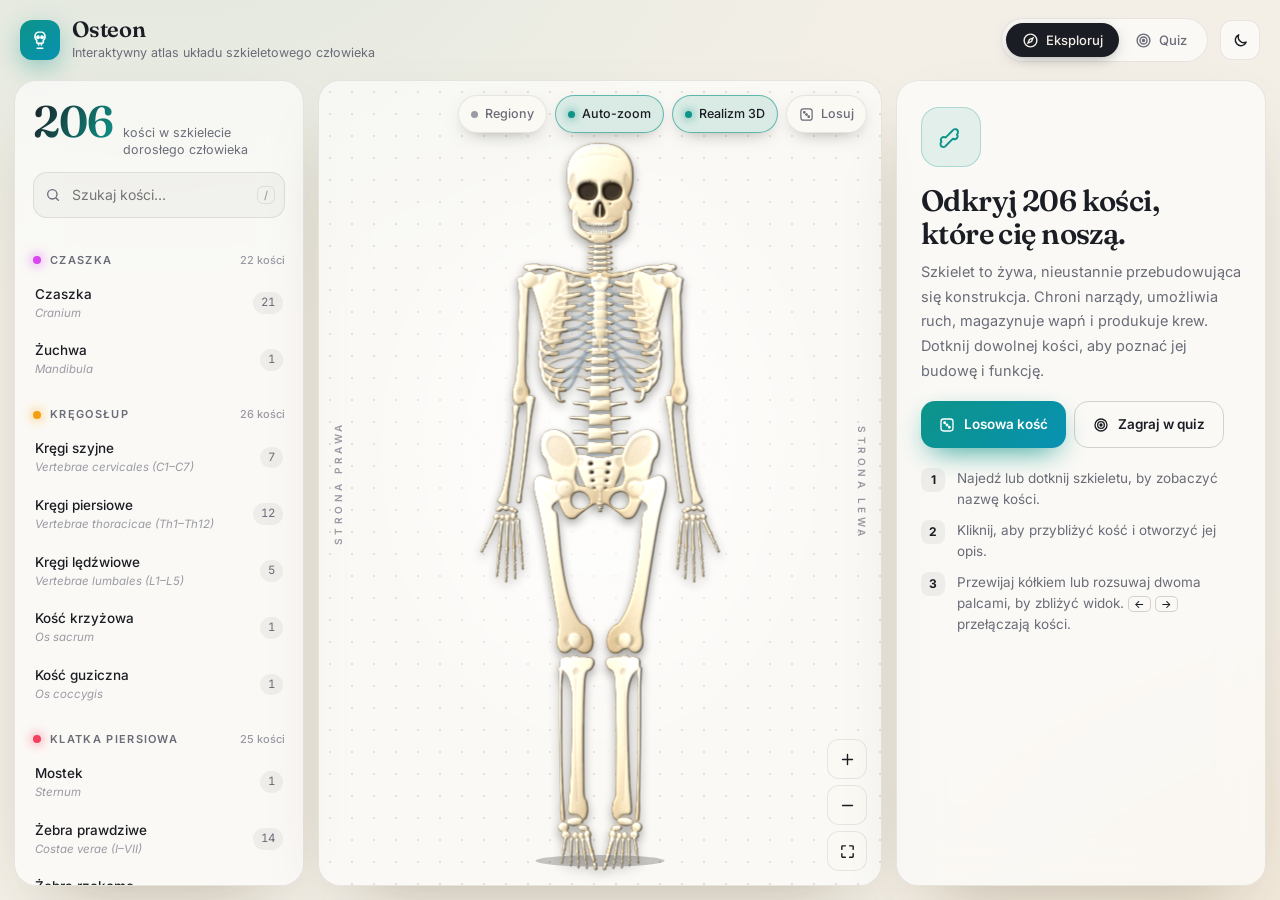
<file: szkielet.html>
<!DOCTYPE html>
<html lang="pl">
<head>
<meta charset="UTF-8">
<meta name="viewport" content="width=device-width, initial-scale=1.0, viewport-fit=cover">
<title>Osteon</title>
<meta name="description" content="Interaktywny atlas układu szkieletowego człowieka — kliknij dowolną kość, aby poznać jej budowę, funkcję i ciekawostki.">
<link rel="preconnect" href="https://fonts.googleapis.com">
<link rel="preconnect" href="https://fonts.gstatic.com" crossorigin>
<link href="https://fonts.googleapis.com/css2?family=Fraunces:ital,opsz,wght@0,9..144,400;0,9..144,600;1,9..144,400&family=Inter:wght@400;500;600&display=swap" rel="stylesheet">
<style>
/* Układ: scena ze szkieletem w centrum; indeks i karta opisu po bokach,
   na tablecie indeks jako szuflada, na telefonie opis jako arkusz od dołu. */
:root{
  --bg:#06080e;
  --panel:rgba(255,255,255,.035); --panel-solid:#0e1322; --border:rgba(255,255,255,.08); --border-strong:rgba(255,255,255,.16);
  --text:#ece8df; --muted:#8e93a4; --faint:#5d6274;
  --accent:#5eead4; --accent-2:#22d3ee; --accent-ink:#04201c; --accent-soft:rgba(94,234,212,.12);
  --b1:#f7efdc; --b2:#e0cfac; --b3:#ad9470; --bs:#6f5e44; --hole:#0b0806; --hole-rim:#5a4a35; --shade:rgba(70,50,22,.22);
  --cart:#a9bfd0; --disc:#93a6b6; --tooth1:#fffdf6; --tooth2:#e6dcc4;
  --ok:#4ade80; --bad:#fb7185; --hint:#fbbf24;
  --r-glowa:#f0abfc; --r-kregoslup:#fcd34d; --r-klatka:#fda4af; --r-gorna:#93c5fd; --r-dolna:#86efac;
  --glow-a:rgba(94,234,212,.09); --glow-b:rgba(167,139,250,.08); --stage-glow:rgba(94,234,212,.07); --dots:rgba(127,127,127,.16);
  --scrim:rgba(2,4,10,.55);
  --shadow:0 30px 80px -30px rgba(0,0,0,.7);
  --peek:150px;
  --f-display:Fraunces,Georgia,"Times New Roman",serif;
  --f-body:Inter,system-ui,-apple-system,"Segoe UI",Roboto,sans-serif;
  color-scheme:dark;
}
:root[data-theme="light"]{
  --bg:#f3efe6;
  --panel:rgba(255,255,255,.62); --panel-solid:#fbf9f4; --border:rgba(40,30,10,.09); --border-strong:rgba(40,30,10,.18);
  --text:#1b1d24; --muted:#6a6c78; --faint:#9a9aa4;
  --accent:#0d9488; --accent-2:#0891b2; --accent-ink:#ffffff; --accent-soft:rgba(13,148,136,.1);
  --b1:#fffaf0; --b2:#e9dcbf; --b3:#bea47a; --bs:#7d6845; --hole:#2a2016; --hole-rim:#8a7656; --shade:rgba(110,80,35,.16);
  --cart:#9db3c6; --disc:#9fb0bf; --tooth1:#ffffff; --tooth2:#ece3cd;
  --ok:#16a34a; --bad:#e11d48; --hint:#d97706;
  --r-glowa:#d946ef; --r-kregoslup:#f59e0b; --r-klatka:#f43f5e; --r-gorna:#3b82f6; --r-dolna:#22c55e;
  --glow-a:rgba(13,148,136,.08); --glow-b:rgba(217,119,6,.07); --stage-glow:rgba(255,255,255,.9); --dots:rgba(60,40,10,.12);
  --scrim:rgba(30,25,15,.35);
  --shadow:0 30px 70px -35px rgba(60,40,10,.35);
  color-scheme:light;
}
@media (prefers-color-scheme: light){:root:not([data-theme="dark"]){
  --bg:#f3efe6;
  --panel:rgba(255,255,255,.62); --panel-solid:#fbf9f4; --border:rgba(40,30,10,.09); --border-strong:rgba(40,30,10,.18);
  --text:#1b1d24; --muted:#6a6c78; --faint:#9a9aa4;
  --accent:#0d9488; --accent-2:#0891b2; --accent-ink:#ffffff; --accent-soft:rgba(13,148,136,.1);
  --b1:#fffaf0; --b2:#e9dcbf; --b3:#bea47a; --bs:#7d6845; --hole:#2a2016; --hole-rim:#8a7656; --shade:rgba(110,80,35,.16);
  --cart:#9db3c6; --disc:#9fb0bf; --tooth1:#ffffff; --tooth2:#ece3cd;
  --ok:#16a34a; --bad:#e11d48; --hint:#d97706;
  --r-glowa:#d946ef; --r-kregoslup:#f59e0b; --r-klatka:#f43f5e; --r-gorna:#3b82f6; --r-dolna:#22c55e;
  --glow-a:rgba(13,148,136,.08); --glow-b:rgba(217,119,6,.07); --stage-glow:rgba(255,255,255,.9); --dots:rgba(60,40,10,.12);
  --scrim:rgba(30,25,15,.35);
  --shadow:0 30px 70px -35px rgba(60,40,10,.35);
  color-scheme:light;
}}
*{box-sizing:border-box}
html,body{margin:0;height:100%}
body{
  background:radial-gradient(1200px 700px at 12% -10%, var(--glow-a), transparent 60%),radial-gradient(900px 700px at 105% 110%, var(--glow-b), transparent 60%),var(--bg);
  color:var(--text); font-family:var(--f-body); font-size:14px; line-height:1.55;
  -webkit-font-smoothing:antialiased; overflow:hidden; -webkit-tap-highlight-color:transparent;
}
button{font:inherit;color:inherit;cursor:pointer;border:0;background:none}
:focus-visible{outline:2px solid var(--accent);outline-offset:2px;border-radius:10px}
svg{flex:none}

/* ---------- Szkielet strony ---------- */
.app{display:grid;height:100%;gap:14px;padding:14px;
  grid-template-columns:290px minmax(0,1fr) 370px;grid-template-rows:auto minmax(0,1fr);
  grid-template-areas:"head head head" "index stage detail"}
header{grid-area:head;display:flex;align-items:center;gap:12px;padding:4px 6px;min-width:0}
.index{grid-area:index}.stage{grid-area:stage}.detail{grid-area:detail}
.brand{display:flex;align-items:center;gap:12px;min-width:0}
.logo{width:40px;height:40px;border-radius:12px;display:grid;place-items:center;background:linear-gradient(140deg,var(--accent),var(--accent-2));color:var(--accent-ink);box-shadow:0 8px 30px -8px var(--accent);flex:none}
.brand h1{margin:0;font-family:var(--f-display);font-weight:600;font-size:22px;letter-spacing:-.01em;line-height:1}
.brand p{margin:3px 0 0;color:var(--muted);font-size:12.5px;white-space:nowrap;overflow:hidden;text-overflow:ellipsis}
.brand div{min-width:0}
.spacer{flex:1}
.seg{display:flex;padding:4px;border-radius:999px;background:var(--panel);border:1px solid var(--border);backdrop-filter:blur(14px);flex:none}
.seg button{padding:7px 16px;border-radius:999px;font-weight:500;font-size:13px;color:var(--muted);display:flex;align-items:center;gap:7px;transition:.25s}
.seg button.on{background:var(--text);color:var(--bg);box-shadow:0 4px 16px -6px rgba(0,0,0,.5)}
.icon-btn{width:40px;height:40px;border-radius:12px;display:grid;place-items:center;background:var(--panel);border:1px solid var(--border);color:var(--text);transition:.2s;backdrop-filter:blur(14px);flex:none}
.icon-btn:hover{border-color:var(--border-strong)}
.icon-btn svg,.seg svg{width:17px;height:17px}
#menuBtn{display:none}

.panel{background:var(--panel);border:1px solid var(--border);border-radius:22px;backdrop-filter:blur(20px);-webkit-backdrop-filter:blur(20px);box-shadow:var(--shadow);min-height:0;min-width:0;display:flex;flex-direction:column;overflow:hidden}

/* ---------- Indeks kości ---------- */
.index-head{padding:18px 18px 12px;position:relative}
.big-stat{display:flex;align-items:baseline;gap:10px}
.big-stat b{font-family:var(--f-display);font-size:44px;font-weight:600;line-height:1;letter-spacing:-.02em;background:linear-gradient(120deg,var(--text),var(--accent));-webkit-background-clip:text;background-clip:text;color:transparent;font-variant-numeric:tabular-nums}
.big-stat span{color:var(--muted);font-size:12.5px;line-height:1.3}
.drawer-x{position:absolute;top:14px;right:14px;display:none}
.search{margin-top:14px;position:relative}
.search input{width:100%;padding:11px 14px 11px 38px;border-radius:14px;border:1px solid var(--border);background:rgba(127,127,127,.06);color:var(--text);font:inherit;font-size:16px;outline:none;transition:.2s}
@media (pointer:fine){.search input{font-size:14px}}
.search input:focus{border-color:var(--accent);box-shadow:0 0 0 4px var(--accent-soft)}
.search svg{position:absolute;left:12px;top:50%;transform:translateY(-50%);width:16px;height:16px;color:var(--muted)}
.search kbd{position:absolute;right:10px;top:50%;transform:translateY(-50%);font:500 11px var(--f-body);color:var(--faint);border:1px solid var(--border);border-radius:6px;padding:1px 6px}
@media (pointer:coarse){.search kbd{display:none}}
.list{overflow:auto;padding:4px 10px 16px;flex:1;scrollbar-width:thin;scrollbar-color:var(--border-strong) transparent;overscroll-behavior:contain}
.region{margin-top:10px}
.region-h{display:flex;align-items:center;gap:9px;padding:8px 8px 6px;font-size:11px;letter-spacing:.12em;text-transform:uppercase;color:var(--muted);font-weight:600}
.region-h i{width:8px;height:8px;border-radius:50%;background:var(--rc);box-shadow:0 0 12px var(--rc)}
.region-h em{margin-left:auto;font-style:normal;letter-spacing:0;font-weight:500;color:var(--faint);text-transform:none}
.item{width:100%;display:flex;align-items:center;gap:10px;padding:9px 10px;border-radius:12px;text-align:left;transition:background .2s;min-height:48px}
.item:hover{background:rgba(127,127,127,.08)}
.item.on{background:var(--accent-soft);box-shadow:inset 0 0 0 1px color-mix(in srgb,var(--accent) 45%,transparent)}
.item .nm{flex:1;min-width:0}
.item .nm b{display:block;font-weight:500;font-size:13.5px;white-space:nowrap;overflow:hidden;text-overflow:ellipsis}
.item .nm small{display:block;color:var(--faint);font-size:11.5px;font-style:italic;white-space:nowrap;overflow:hidden;text-overflow:ellipsis}
.item .ct{font-size:11.5px;color:var(--muted);background:rgba(127,127,127,.1);border-radius:999px;padding:2px 8px;font-variant-numeric:tabular-nums}
.item.on .ct{background:var(--accent);color:var(--accent-ink)}
.note{margin:14px 8px 0;font-size:11.5px;color:var(--faint);line-height:1.5}
.empty-search{padding:24px 10px;color:var(--muted);text-align:center}
.quiz-on .list,.quiz-on .search{opacity:.35;pointer-events:none;filter:blur(1.5px)}

/* ---------- Scena ---------- */
.stage{position:relative;overflow:hidden;
  background:radial-gradient(closest-side at 50% 46%, var(--stage-glow), transparent 85%),radial-gradient(var(--dots) 1px, transparent 1.3px) 0 0/22px 22px,var(--panel)}
#sk{position:absolute;inset:0;width:100%;height:100%;display:block;touch-action:none;cursor:grab;user-select:none;-webkit-user-select:none}
#sk.dragging{cursor:grabbing}
.toolbar{position:absolute;top:14px;right:14px;display:flex;gap:8px;z-index:3;transition:opacity .3s}
.chip{display:flex;align-items:center;gap:7px;padding:8px 12px;min-height:36px;border-radius:999px;background:var(--panel-solid);border:1px solid var(--border);font-size:12.5px;font-weight:500;color:var(--muted);transition:.2s;box-shadow:0 6px 20px -10px rgba(0,0,0,.5);white-space:nowrap;flex:none}
.chip:hover{color:var(--text);border-color:var(--border-strong)}
.chip.on{color:var(--text);border-color:color-mix(in srgb,var(--accent) 60%,transparent);background:color-mix(in srgb,var(--accent) 14%,var(--panel-solid))}
.chip .dot{width:7px;height:7px;border-radius:50%;background:var(--faint);transition:.2s}
.chip.on .dot{background:var(--accent);box-shadow:0 0 10px var(--accent)}
.chip svg{width:15px;height:15px}
.hint-top{position:absolute;bottom:20px;left:18px;font-size:12px;color:var(--faint);z-index:2;display:flex;align-items:center;gap:8px;pointer-events:none;transition:opacity .3s}
.hint-top .pulse{width:7px;height:7px;border-radius:50%;background:var(--accent);animation:ping 2.2s infinite}
@keyframes ping{0%{box-shadow:0 0 0 0 color-mix(in srgb,var(--accent) 70%,transparent)}80%,100%{box-shadow:0 0 0 10px transparent}}
.stage:has(.selpill.show) .hint-top,.has-legend .hint-top,.quiz-on .hint-top{opacity:0}
.quiz-on .toolbar{opacity:0;pointer-events:none}
.zoom{position:absolute;right:14px;bottom:14px;display:flex;flex-direction:column;gap:6px;z-index:3;transition:bottom .35s}
.zoom .icon-btn{background:var(--panel-solid)}
.orient{position:absolute;top:50%;font-size:10px;letter-spacing:.35em;color:var(--faint);writing-mode:vertical-rl;transform:translateY(-50%) rotate(180deg);pointer-events:none;z-index:1;font-weight:600}
.orient.l{left:12px}.orient.r{right:12px;transform:translateY(-50%)}
.legend{position:absolute;left:14px;bottom:14px;display:flex;flex-wrap:wrap;gap:6px 12px;max-width:calc(100% - 84px);padding:9px 12px;border-radius:14px;background:var(--panel-solid);border:1px solid var(--border);font-size:11.5px;color:var(--muted);z-index:3;opacity:0;transform:translateY(8px);pointer-events:none;transition:.3s}
.legend.show{opacity:1;transform:none;pointer-events:auto}
.legend span{display:flex;align-items:center;gap:6px;cursor:pointer}
.legend i{width:9px;height:9px;border-radius:3px;background:var(--rc)}
.selpill{position:absolute;left:50%;bottom:18px;transform:translate(-50%,20px);opacity:0;pointer-events:none;z-index:3;display:flex;align-items:center;gap:10px;padding:8px 8px 8px 16px;border-radius:999px;background:var(--panel-solid);border:1px solid color-mix(in srgb,var(--accent) 45%,transparent);box-shadow:0 12px 40px -12px rgba(0,0,0,.6),0 0 30px -12px var(--accent);transition:.35s cubic-bezier(.2,.8,.2,1);white-space:nowrap;max-width:calc(100% - 140px)}
.selpill.show{opacity:1;transform:translate(-50%,0);pointer-events:auto}
.selpill b{font-family:var(--f-display);font-weight:600;font-size:15px;overflow:hidden;text-overflow:ellipsis}
.selpill small{flex:none;color:var(--muted);font-style:italic;font-size:12px}
.selpill button{width:28px;height:28px;border-radius:50%;display:grid;place-items:center;background:rgba(127,127,127,.12);flex:none}
.selpill button svg{width:14px;height:14px}
.tip{position:absolute;z-index:5;pointer-events:none;padding:8px 12px;border-radius:12px;background:var(--panel-solid);border:1px solid var(--border-strong);box-shadow:0 10px 30px -10px rgba(0,0,0,.6);opacity:0;transform:translateY(4px) scale(.97);transition:opacity .15s,transform .15s;white-space:nowrap}
.tip.show{opacity:1;transform:none}
.tip b{display:block;font-weight:600;font-size:13px}
.tip small{color:var(--muted);font-style:italic;font-size:11.5px}

/* ---------- Kości (SVG) ---------- */
.bone{cursor:pointer;transition:opacity .35s ease}
.bone .s{fill:url(#gBone);stroke:var(--bs);stroke-width:.45;stroke-linejoin:round;transition:fill .25s,stroke .25s}
.bone .eo{fill-rule:evenodd}
.bone .post{opacity:.55}
.bone .hole{fill:url(#gHole);stroke:var(--hole-rim);stroke-width:.4;pointer-events:none}
.bone .line{fill:none;stroke:var(--bs);stroke-width:.45;opacity:.6;stroke-linecap:round;pointer-events:none}
.bone .shade{fill:var(--shade);pointer-events:none}
.bone .tooth{fill:url(#gTooth);stroke:var(--bs);stroke-width:.3}
.cart{pointer-events:none}
.cart path{fill:var(--cart);stroke:color-mix(in srgb,var(--cart) 60%,#000);stroke-width:.3;opacity:.5}
.disc{fill:var(--disc);opacity:.55;pointer-events:none}
.has-sel .bone:not(.sel):not(.hover){opacity:.45}
.bone.dim{opacity:.13!important}
.bone.hover .s{fill:url(#gHover);stroke:var(--accent)}
.bone.sel{filter:url(#glow)}
.bone.sel .s,.bone.sel .tooth{fill:url(#gSel);stroke:color-mix(in srgb,var(--accent) 65%,#000)}
.bone.sel .hole{fill:color-mix(in srgb,var(--accent) 30%,#000)}
.colorize .bone[data-region="glowa"] .s{fill:url(#gR-glowa)}
.colorize .bone[data-region="kregoslup"] .s{fill:url(#gR-kregoslup)}
.colorize .bone[data-region="klatka"] .s{fill:url(#gR-klatka)}
.colorize .bone[data-region="gorna"] .s{fill:url(#gR-gorna)}
.colorize .bone[data-region="dolna"] .s{fill:url(#gR-dolna)}
.colorize .bone.sel .s{fill:url(#gSel)}
.colorize .bone.hover .s{fill:url(#gHover)}
.bone.ok .s{fill:url(#gOk)!important}
.bone.bad .s{fill:url(#gBad)!important}
.bone.hint .s{fill:url(#gHint)!important;animation:blink .5s ease-in-out 3 alternate}
.bone.ok,.bone.bad,.bone.hint{opacity:1!important}
@keyframes blink{to{opacity:.35}}
.intro .bone,.intro .cart,.intro .discs{animation:rise .9s cubic-bezier(.2,.8,.2,1) backwards;animation-delay:var(--d,0ms)}
@keyframes rise{from{opacity:0;transform:translateY(10px)}}
.scan{pointer-events:none;animation:scan 2.2s cubic-bezier(.4,0,.2,1) .2s both}
@keyframes scan{from{transform:translateY(-120px);opacity:0}15%{opacity:1}to{transform:translateY(1080px);opacity:0}}
.flat #lit{filter:none}
.moving #shadowG{filter:none}
.lowperf.moving #lit{filter:none}

/* ---------- Karta opisu ---------- */
.detail{position:relative}
.grab{display:none}
.sheet-body{overflow:auto;flex:1;min-height:0;scrollbar-width:thin;scrollbar-color:var(--border-strong) transparent;overscroll-behavior:contain}
.d-inner{padding:24px 24px 22px;animation:fadeUp .45s cubic-bezier(.2,.8,.2,1)}
@keyframes fadeUp{from{opacity:0;transform:translateY(10px)}}
.badge{display:inline-flex;align-items:center;gap:7px;padding:5px 11px;border-radius:999px;font-size:11.5px;font-weight:600;letter-spacing:.06em;text-transform:uppercase;color:var(--rc);background:color-mix(in srgb,var(--rc) 12%,transparent);border:1px solid color-mix(in srgb,var(--rc) 30%,transparent)}
.badge i{width:6px;height:6px;border-radius:50%;background:var(--rc)}
.d-title{font-family:var(--f-display);font-size:clamp(26px,2.6vw,36px);font-weight:600;line-height:1.05;letter-spacing:-.02em;margin:14px 0 6px;text-wrap:balance}
.d-latin{font-family:var(--f-display);font-style:italic;color:var(--muted);font-size:17px;margin:0}
.meta{display:grid;grid-template-columns:1fr 1fr;gap:8px;margin:22px 0 4px}
.meta div{padding:12px 14px;border-radius:14px;background:rgba(127,127,127,.06);border:1px solid var(--border);min-width:0}
.meta small{display:block;color:var(--faint);font-size:10.5px;letter-spacing:.1em;text-transform:uppercase;font-weight:600}
.meta b{display:block;font-weight:500;font-size:13.5px;margin-top:3px}
.d-sec{margin-top:22px}
.d-sec h3{margin:0 0 8px;font-size:11px;letter-spacing:.14em;text-transform:uppercase;color:var(--faint);font-weight:600}
.d-sec p{margin:0;color:color-mix(in srgb,var(--text) 86%,var(--muted));font-size:14.5px;line-height:1.7;max-width:62ch}
.fact{margin-top:22px;padding:16px 18px;border-radius:16px;background:linear-gradient(135deg,color-mix(in srgb,var(--accent) 13%,transparent),color-mix(in srgb,var(--accent-2) 5%,transparent));border:1px solid color-mix(in srgb,var(--accent) 25%,transparent)}
.fact h3{display:flex;align-items:center;gap:8px;margin:0 0 6px;font-size:11px;letter-spacing:.14em;text-transform:uppercase;color:var(--accent);font-weight:600}
.fact h3 svg{width:15px;height:15px}
.fact p{margin:0;font-size:14px;line-height:1.65}
.chips{display:flex;flex-wrap:wrap;gap:6px}
.link{padding:7px 12px;border-radius:999px;font-size:12.5px;border:1px solid var(--border-strong);transition:.2s;display:flex;align-items:center;gap:6px;min-height:34px}
.link i{width:6px;height:6px;border-radius:50%;background:var(--rc)}
.link:hover{border-color:var(--accent);color:var(--accent)}
.navrow{display:grid;grid-template-columns:1fr 1fr;gap:8px;margin-top:26px}
.navrow button{padding:11px 14px;border-radius:14px;border:1px solid var(--border);text-align:left;transition:.2s;min-width:0}
.navrow button:hover{border-color:var(--border-strong);background:rgba(127,127,127,.06)}
.navrow button:last-child{text-align:right}
.navrow small{display:block;color:var(--faint);font-size:10.5px;letter-spacing:.1em;text-transform:uppercase;font-weight:600}
.navrow b{display:block;font-weight:500;font-size:13px;white-space:nowrap;overflow:hidden;text-overflow:ellipsis}
.welcome{padding:26px 24px;animation:fadeUp .5s ease}
.welcome .glyph{width:60px;height:60px;border-radius:18px;display:grid;place-items:center;background:var(--accent-soft);color:var(--accent);margin-bottom:18px;border:1px solid color-mix(in srgb,var(--accent) 25%,transparent)}
.welcome h2{font-family:var(--f-display);font-weight:600;font-size:clamp(24px,2.3vw,30px);line-height:1.1;letter-spacing:-.02em;margin:0 0 10px;text-wrap:balance}
.welcome p{color:var(--muted);margin:0 0 18px;font-size:14.5px;line-height:1.7}
.steps{display:grid;gap:10px;margin:20px 0}
.steps div{display:flex;gap:12px;align-items:flex-start;font-size:13.5px;color:var(--muted)}
.steps b{flex:none;width:24px;height:24px;border-radius:8px;display:grid;place-items:center;background:rgba(127,127,127,.1);color:var(--text);font-size:12px}
.steps kbd{font:500 11px var(--f-body);border:1px solid var(--border-strong);border-radius:5px;padding:0 5px;color:var(--text)}
.cta{display:inline-flex;align-items:center;gap:9px;padding:12px 18px;border-radius:14px;font-weight:600;font-size:13.5px;background:linear-gradient(135deg,var(--accent),var(--accent-2));color:var(--accent-ink);box-shadow:0 10px 30px -10px var(--accent);transition:.2s}
.cta:hover{transform:translateY(-2px)}
.cta.ghost{background:transparent;color:var(--text);border:1px solid var(--border-strong);box-shadow:none}
.cta svg{width:16px;height:16px}
.ctas{display:flex;gap:8px;flex-wrap:wrap}

/* ---------- Quiz ---------- */
.qcard{position:absolute;top:14px;left:50%;transform:translate(-50%,-20px);opacity:0;pointer-events:none;z-index:4;width:min(440px,calc(100% - 28px));padding:14px 16px 12px;border-radius:18px;background:var(--panel-solid);border:1px solid var(--border-strong);box-shadow:0 20px 50px -20px rgba(0,0,0,.7);transition:.4s cubic-bezier(.2,.8,.2,1)}
.qcard.show{opacity:1;transform:translate(-50%,0);pointer-events:auto}
.qrow{display:flex;align-items:center;gap:10px;font-size:11.5px;color:var(--muted);letter-spacing:.06em;text-transform:uppercase;font-weight:600;flex-wrap:wrap}
.qrow .sc{margin-left:auto;display:flex;gap:12px;text-transform:none;letter-spacing:0}
.qrow .sc b{color:var(--text);font-variant-numeric:tabular-nums}
.qtarget{font-family:var(--f-display);font-size:clamp(19px,2.2vw,24px);font-weight:600;margin:6px 0 10px;letter-spacing:-.01em;display:flex;align-items:baseline;gap:10px}
.qtarget span{color:var(--muted);font-size:15px;font-weight:400;font-style:italic}
.qbar{height:4px;border-radius:4px;background:rgba(127,127,127,.15);overflow:hidden}
.qbar i{display:block;height:100%;width:0;background:linear-gradient(90deg,var(--accent),var(--accent-2));transition:width .5s}
.qskip{font-size:12px;color:var(--muted);text-transform:none;letter-spacing:0;font-weight:500;padding:3px 9px;border-radius:8px;border:1px solid var(--border)}
.qskip:hover{color:var(--text)}
.modal{position:absolute;inset:0;z-index:6;display:grid;place-items:center;background:color-mix(in srgb,var(--bg) 55%,transparent);backdrop-filter:blur(10px);opacity:0;pointer-events:none;transition:.35s}
.modal.show{opacity:1;pointer-events:auto}
.mbox{width:min(380px,calc(100% - 32px));padding:28px;border-radius:24px;background:var(--panel-solid);border:1px solid var(--border-strong);text-align:center;box-shadow:var(--shadow);transform:scale(.95);transition:.35s}
.modal.show .mbox{transform:none}
.ring{width:150px;height:150px;margin:0 auto 14px;position:relative}
.ring svg{width:100%;height:100%;transform:rotate(-90deg)}
.ring b{position:absolute;inset:0;display:grid;place-items:center;font-family:var(--f-display);font-size:40px;font-weight:600}
.ring b small{display:block;font-size:13px;color:var(--muted);font-family:var(--f-body);font-weight:500;margin-top:-30px}
.mbox h2{font-family:var(--f-display);margin:0 0 6px;font-size:24px}
.mbox p{color:var(--muted);margin:0 0 20px}
.mbox .ctas{justify-content:center}
.qinfo{padding:26px 24px}
.qinfo h2{font-family:var(--f-display);font-size:28px;margin:0 0 8px;letter-spacing:-.02em}
.qinfo p{color:var(--muted);margin:0 0 16px;line-height:1.7}
.qstats{display:grid;grid-template-columns:1fr 1fr;gap:8px;margin:18px 0}
.qstats div{padding:14px;border-radius:14px;border:1px solid var(--border);background:rgba(127,127,127,.06)}
.qstats b{display:block;font-family:var(--f-display);font-size:28px;font-weight:600;font-variant-numeric:tabular-nums}
.qstats small{color:var(--faint);font-size:11px;letter-spacing:.1em;text-transform:uppercase;font-weight:600}
.verdict{display:flex;align-items:center;gap:10px;padding:12px 14px;border-radius:14px;margin-bottom:16px;font-weight:600;font-size:13.5px}
.verdict.ok{background:color-mix(in srgb,var(--ok) 14%,transparent);color:var(--ok);border:1px solid color-mix(in srgb,var(--ok) 35%,transparent)}
.verdict.bad{background:color-mix(in srgb,var(--bad) 14%,transparent);color:var(--bad);border:1px solid color-mix(in srgb,var(--bad) 35%,transparent)}
.verdict svg{width:18px;height:18px;flex:none}
.scrim{position:fixed;inset:0;background:var(--scrim);backdrop-filter:blur(2px);opacity:0;pointer-events:none;transition:opacity .3s;z-index:40}
.drawer-open .scrim{opacity:1;pointer-events:auto}

/* ---------- Szeroki ekran bez miejsca na podpowiedź ---------- */
@media (max-width:1320px){.hint-top{display:none}}

/* ---------- Tablet: scena + opis, indeks jako szuflada ---------- */
@media (max-width:1179px){
  .app{grid-template-columns:minmax(0,1fr) minmax(300px,38%);grid-template-areas:"head head" "stage detail";gap:12px;padding:12px}
  #menuBtn{display:grid}
  .index{position:fixed;z-index:50;top:0;bottom:0;left:0;width:min(340px,88vw);border-radius:0 22px 22px 0;background:var(--panel-solid);transform:translateX(-105%);transition:transform .38s cubic-bezier(.2,.8,.2,1);padding-top:env(safe-area-inset-top,0px);padding-bottom:env(safe-area-inset-bottom,0px)}
  .drawer-open .index{transform:none}
  .drawer-x{display:grid}
  .orient{display:none}
}
/* ---------- Niski ekran poziomy (telefon obrócony) ---------- */
@media (max-height:540px) and (min-width:700px){
  .app{padding:8px;gap:8px}
  .brand p{display:none}
  .logo{width:34px;height:34px;border-radius:10px}
  .brand h1{font-size:19px}
  .icon-btn{width:36px;height:36px}
  .seg button{padding:6px 12px}
  .toolbar{top:10px;right:10px}
  .chip{padding:6px 10px;min-height:32px}
  .zoom{right:10px;bottom:10px;flex-direction:row}
  .d-inner,.welcome,.qinfo{padding:18px}
  .steps{display:none}
}
/* ---------- Telefon: scena na cały ekran, opis jako arkusz ---------- */
@media (max-width:699px){
  .app{display:flex;flex-direction:column;padding:10px 12px 0;gap:10px}
  header{padding:2px 0}
  .brand p{display:none}
  .brand h1{font-size:20px}
  .logo{width:36px;height:36px;border-radius:11px}
  .seg button{padding:7px 12px}
  .stage{flex:1;border-radius:22px 22px 0 0;border-bottom:0;box-shadow:none}
  .toolbar{left:10px;right:10px;top:10px;overflow-x:auto;scrollbar-width:none;padding-bottom:2px}
  .toolbar::-webkit-scrollbar{display:none}
  .zoom{right:10px;bottom:calc(var(--peek) + 12px)}
  .legend{left:10px;bottom:calc(var(--peek) + 12px);max-width:calc(100% - 72px)}
  .selpill,.hint-top{display:none}
  .qcard{top:10px}
  .detail{position:fixed;z-index:20;left:0;right:0;bottom:0;height:min(84%,760px);border-radius:24px 24px 0 0;background:var(--panel-solid);
    transform:translateY(calc(100% - var(--peek) - env(safe-area-inset-bottom,0px)));transition:transform .42s cubic-bezier(.2,.8,.2,1);
    box-shadow:0 -20px 50px -20px rgba(0,0,0,.55);border-bottom:0}
  .detail.open{transform:none}
  .detail.dragging{transition:none}
  .grab{display:flex;justify-content:center;align-items:center;height:22px;flex:none;cursor:grab;touch-action:none}
  .grab i{width:42px;height:5px;border-radius:5px;background:var(--border-strong)}
  .detail:not(.open) .sheet-body{overflow:hidden}
  .sheet-body{padding-bottom:env(safe-area-inset-bottom,0px)}
  .d-inner,.welcome,.qinfo{padding:6px 20px 24px}
  .d-title{font-size:28px;margin-top:10px}
  .welcome .glyph{display:none}
  .welcome h2{font-size:24px}
  .verdict{margin-bottom:10px;padding:9px 12px}
}
@media (max-width:420px){
  .seg button span{display:none}
  .seg button{padding:8px 11px}
  .big-stat b{font-size:38px}
  .chip{padding:6px 10px;font-size:12px;min-height:32px;gap:6px}
  .toolbar{gap:6px}
}
@media (prefers-reduced-motion:reduce){*,*::before,*::after{animation:none!important;transition:none!important}}
</style>
</head>
<body>
<div class="app" id="app">
  <header>
    <button class="icon-btn" id="menuBtn" aria-label="Lista kości" aria-controls="index"><svg viewBox="0 0 24 24" fill="none" stroke="currentColor" stroke-width="2" stroke-linecap="round"><path d="M4 7h16M4 12h16M4 17h10"/></svg></button>
    <div class="brand">
      <div class="logo"><svg viewBox="0 0 24 24" width="22" height="22" fill="none" stroke="currentColor" stroke-width="1.8" stroke-linecap="round" stroke-linejoin="round"><path d="M12 3c-3.3 0-5.5 2.3-5.5 5.4 0 1.9.8 3.2 1.9 4v2.1c0 .6.5 1 1 1h5.2c.6 0 1-.4 1-1v-2.1c1.1-.8 1.9-2.1 1.9-4C17.5 5.3 15.3 3 12 3Z"/><circle cx="9.8" cy="9" r="1.2" fill="currentColor"/><circle cx="14.2" cy="9" r="1.2" fill="currentColor"/><path d="M10.5 15.5v2M13.5 15.5v2M9 21h6"/></svg></div>
      <div><h1>Osteon</h1><p>Interaktywny atlas układu szkieletowego człowieka</p></div>
    </div>
    <div class="spacer"></div>
    <div class="seg" role="tablist" aria-label="Tryb">
      <button class="on" id="mExplore" role="tab" aria-label="Eksploruj"><svg viewBox="0 0 24 24" fill="none" stroke="currentColor" stroke-width="2" stroke-linecap="round"><circle cx="12" cy="12" r="9"/><path d="m15.5 8.5-2 5-5 2 2-5 5-2Z"/></svg><span>Eksploruj</span></button>
      <button id="mQuiz" role="tab" aria-label="Quiz"><svg viewBox="0 0 24 24" fill="none" stroke="currentColor" stroke-width="2" stroke-linecap="round"><circle cx="12" cy="12" r="9"/><circle cx="12" cy="12" r="5"/><circle cx="12" cy="12" r="1.5" fill="currentColor"/></svg><span>Quiz</span></button>
    </div>
    <button class="icon-btn" id="themeBtn" title="Zmień motyw" aria-label="Zmień motyw"></button>
  </header>

  <aside class="panel index" id="index" aria-label="Lista kości">
    <div class="index-head">
      <button class="icon-btn drawer-x" id="drawerX" aria-label="Zamknij listę"><svg viewBox="0 0 24 24" fill="none" stroke="currentColor" stroke-width="2.2" stroke-linecap="round"><path d="M6 6l12 12M18 6 6 18"/></svg></button>
      <div class="big-stat"><b id="countUp">206</b><span>kości w szkielecie<br>dorosłego człowieka</span></div>
      <div class="search">
        <svg viewBox="0 0 24 24" fill="none" stroke="currentColor" stroke-width="2" stroke-linecap="round"><circle cx="11" cy="11" r="7"/><path d="m20 20-3.5-3.5"/></svg>
        <input id="q" type="search" placeholder="Szukaj kości…" autocomplete="off" aria-label="Szukaj kości">
        <kbd>/</kbd>
      </div>
    </div>
    <div class="list" id="list"></div>
  </aside>

  <section class="panel stage" id="stage">
    <div class="hint-top"><span class="pulse"></span>Kliknij dowolną kość · przewiń, aby przybliżyć</div>
    <div class="toolbar" id="toolbar">
      <button class="chip" id="tColor"><span class="dot"></span>Regiony</button>
      <button class="chip on" id="tZoom"><span class="dot"></span>Auto-zoom</button>
      <button class="chip on" id="tLit"><span class="dot"></span>Realizm 3D</button>
      <button class="chip" id="tRandom" title="Losowa kość"><svg viewBox="0 0 24 24" fill="none" stroke="currentColor" stroke-width="2" stroke-linecap="round" stroke-linejoin="round"><rect x="3" y="3" width="18" height="18" rx="4"/><circle cx="8.5" cy="8.5" r="1.2" fill="currentColor"/><circle cx="15.5" cy="15.5" r="1.2" fill="currentColor"/><circle cx="12" cy="12" r="1.2" fill="currentColor"/></svg>Losuj</button>
    </div>
    <div class="orient l" title="Widok z przodu: prawa strona ciała jest po lewej">STRONA PRAWA</div>
    <div class="orient r">STRONA LEWA</div>

    <svg id="sk" viewBox="0 -10 400 1050" preserveAspectRatio="xMidYMid meet" role="img" aria-label="Szkielet człowieka – widok z przodu">
      <defs>
        <linearGradient id="gBone" x1="0" y1="0" x2="1" y2="1"><stop offset="0" style="stop-color:var(--b1)"/><stop offset=".55" style="stop-color:var(--b2)"/><stop offset="1" style="stop-color:var(--b3)"/></linearGradient>
        <linearGradient id="gHover" x1="0" y1="0" x2="1" y2="1"><stop offset="0" stop-color="#ffffff"/><stop offset=".6" style="stop-color:var(--b1)"/><stop offset="1" style="stop-color:var(--b2)"/></linearGradient>
        <linearGradient id="gSel" x1="0" y1="0" x2="1" y2="1"><stop offset="0" stop-color="#f0fdfa"/><stop offset=".45" style="stop-color:var(--accent)"/><stop offset="1" style="stop-color:var(--accent-2)"/></linearGradient>
        <linearGradient id="gTooth" x1="0" y1="0" x2="0" y2="1"><stop offset="0" style="stop-color:var(--tooth1)"/><stop offset="1" style="stop-color:var(--tooth2)"/></linearGradient>
        <radialGradient id="gHole" cx=".5" cy=".55" r=".6"><stop offset="0" style="stop-color:var(--hole)"/><stop offset=".75" style="stop-color:var(--hole)"/><stop offset="1" style="stop-color:var(--hole-rim)"/></radialGradient>
        <linearGradient id="gOk" x1="0" y1="0" x2="1" y2="1"><stop offset="0" stop-color="#dcfce7"/><stop offset="1" style="stop-color:var(--ok)"/></linearGradient>
        <linearGradient id="gBad" x1="0" y1="0" x2="1" y2="1"><stop offset="0" stop-color="#ffe4e6"/><stop offset="1" style="stop-color:var(--bad)"/></linearGradient>
        <linearGradient id="gHint" x1="0" y1="0" x2="1" y2="1"><stop offset="0" stop-color="#fef3c7"/><stop offset="1" style="stop-color:var(--hint)"/></linearGradient>
        <linearGradient id="gScan" x1="0" y1="0" x2="0" y2="1"><stop offset="0" style="stop-color:var(--accent)" stop-opacity="0"/><stop offset=".9" style="stop-color:var(--accent)" stop-opacity=".18"/><stop offset="1" style="stop-color:var(--accent)" stop-opacity=".7"/></linearGradient>
        <filter id="glow" x="-30%" y="-30%" width="160%" height="160%">
          <feGaussianBlur in="SourceAlpha" stdDeviation="3" result="b"/>
          <feFlood style="flood-color:var(--accent)" flood-opacity=".75"/>
          <feComposite in2="b" operator="in" result="g"/>
          <feMerge><feMergeNode in="g"/><feMergeNode in="SourceGraphic"/></feMerge>
        </filter>
        <!-- Oświetlenie 3D: jasność obrazu służy jako mapa wysokości, do tego drobna porowata faktura kości -->
        <filter id="bone3d" x="-2%" y="-2%" width="104%" height="104%" color-interpolation-filters="sRGB">
          <feColorMatrix in="SourceGraphic" type="luminanceToAlpha" result="lum"/>
          <feTurbulence type="fractalNoise" baseFrequency="1.5" numOctaves="2" seed="11" result="noise"/>
          <feColorMatrix in="noise" type="matrix" values="0 0 0 0 0  0 0 0 0 0  0 0 0 0 0  .22 0 0 0 0" result="grain"/>
          <feComposite in="grain" in2="SourceAlpha" operator="in" result="grainIn"/>
          <feComposite in="lum" in2="grainIn" operator="arithmetic" k2="1" k3=".32" result="height"/>
          <feGaussianBlur in="height" stdDeviation="1.7" result="hb"/>
          <feDiffuseLighting in="hb" surfaceScale="2.4" diffuseConstant="1" lighting-color="#ffffff" result="diff"><feDistantLight azimuth="225" elevation="60"/></feDiffuseLighting>
          <feSpecularLighting in="hb" surfaceScale="2.4" specularConstant=".4" specularExponent="24" lighting-color="#fff7e6" result="spec"><feDistantLight azimuth="225" elevation="60"/></feSpecularLighting>
          <feComposite in="spec" in2="SourceAlpha" operator="in" result="specIn"/>
          <feComposite in="SourceGraphic" in2="diff" operator="arithmetic" k1="1.2" result="lit"/>
          <feComposite in="specIn" in2="lit" operator="arithmetic" k2=".45" k3="1"/>
        </filter>
        <filter id="drop" x="-10%" y="-5%" width="120%" height="115%">
          <feDropShadow dx="0" dy="6" stdDeviation="7" flood-color="#000" flood-opacity=".35"/>
        </filter>
      </defs>
      <g id="vp">
        <ellipse cx="200" cy="1008" rx="90" ry="8" fill="#000" opacity=".22"/>
        <g id="shadowG" filter="url(#drop)"><g id="lit" filter="url(#bone3d)"><g id="bones"></g></g></g>
        <rect class="scan" x="0" y="-110" width="400" height="110" fill="url(#gScan)"/>
      </g>
    </svg>

    <div class="tip" id="tip"><b></b><small></small></div>
    <div class="legend" id="legend"></div>
    <div class="selpill" id="selpill"><b></b><small></small><button id="pillX" aria-label="Wyczyść wybór"><svg viewBox="0 0 24 24" fill="none" stroke="currentColor" stroke-width="2.4" stroke-linecap="round"><path d="M6 6l12 12M18 6 6 18"/></svg></button></div>
    <div class="zoom">
      <button class="icon-btn" id="zIn" aria-label="Przybliż"><svg viewBox="0 0 24 24" fill="none" stroke="currentColor" stroke-width="2" stroke-linecap="round"><path d="M12 5v14M5 12h14"/></svg></button>
      <button class="icon-btn" id="zOut" aria-label="Oddal"><svg viewBox="0 0 24 24" fill="none" stroke="currentColor" stroke-width="2" stroke-linecap="round"><path d="M5 12h14"/></svg></button>
      <button class="icon-btn" id="zReset" aria-label="Pokaż całość"><svg viewBox="0 0 24 24" fill="none" stroke="currentColor" stroke-width="2" stroke-linecap="round" stroke-linejoin="round"><path d="M4 9V5a1 1 0 0 1 1-1h4M20 9V5a1 1 0 0 0-1-1h-4M4 15v4a1 1 0 0 0 1 1h4M20 15v4a1 1 0 0 1-1 1h-4"/></svg></button>
    </div>

    <div class="qcard" id="qcard">
      <div class="qrow"><span id="qnum">Pytanie 1 / 10</span><button class="qskip" id="qskip">Pomiń</button><span class="sc"><span>Wynik <b id="qscore">0</b></span><span>Seria <b id="qstreak">0</b></span></span></div>
      <div class="qtarget"><span>Wskaż:</span><b id="qname">—</b></div>
      <div class="qbar"><i id="qbar"></i></div>
    </div>
    <div class="modal" id="modal"><div class="mbox" id="mbox"></div></div>
  </section>

  <aside class="panel detail" id="detail" aria-label="Opis kości">
    <div class="grab" id="grab"><i></i></div>
    <div class="sheet-body" id="dBody"></div>
  </aside>
  <div class="scrim" id="scrim"></div>
</div>

<script>
(() => {
'use strict';
/* =========================================================
   DANE
   ========================================================= */
const REGIONS = [
  {id:'glowa',     name:'Czaszka'},
  {id:'kregoslup', name:'Kręgosłup'},
  {id:'klatka',    name:'Klatka piersiowa'},
  {id:'gorna',     name:'Kończyna górna'},
  {id:'dolna',     name:'Kończyna dolna'},
];
const RNAME = Object.fromEntries(REGIONS.map(r => [r.id, r.name]));
const BONES = {
  'czaszka': {name:'Czaszka', latin:'Cranium', region:'glowa', type:'Płaskie i nieregularne', n:21, count:'21 kości', paired:false,
    desc:'Kostny pancerz mózgu i rusztowanie twarzy. Składa się z mózgoczaszki (8 kości: czołowa, dwie ciemieniowe, dwie skroniowe, potyliczna, klinowa i sitowa) oraz trzewioczaszki, która tworzy oczodoły, jamę nosową i szczękę. Kości mózgoczaszki łączą się nieruchomymi szwami.',
    fact:'U noworodka między kośćmi czaszki znajdują się ciemiączka — miękkie, błoniaste pola, dzięki którym główka może przejść przez kanał rodny. Zarastają całkowicie do ok. 2. roku życia.',
    joints:['zuchwa','szyjny']},
  'zuchwa': {name:'Żuchwa', latin:'Mandibula', region:'glowa', type:'Nieregularna', n:1, count:'1 kość', paired:false,
    desc:'Jedyna ruchoma kość czaszki. Łączy się z kośćmi skroniowymi stawem skroniowo-żuchwowym, umożliwiając żucie, mówienie i ziewanie. Jej część zębodołowa mieści dolny łuk zębowy — u dorosłego 16 zębów.',
    fact:'Mięsień żwacz, który unosi żuchwę, jest w stosunku do swojej wielkości jednym z najsilniejszych mięśni ciała — siła nacisku zębów trzonowych może przekraczać 700 N.',
    joints:['czaszka']},
  'szyjny': {name:'Kręgi szyjne', latin:'Vertebrae cervicales (C1–C7)', region:'kregoslup', type:'Nieregularne', n:7, count:'7 kręgów', paired:false,
    desc:'Najmniejsze i najbardziej ruchome kręgi. Dźwigają głowę i chronią rdzeń kręgowy. C1 — kręg szczytowy (atlas) — nie ma trzonu, a C2 — kręg obrotowy (axis) — ma ząb, wokół którego obraca się głowa. Otworami w wyrostkach poprzecznych biegną tętnice kręgowe.',
    fact:'Żyrafa ma dokładnie tyle samo kręgów szyjnych co człowiek — siedem. Różnią się wyłącznie rozmiarem: u żyrafy każdy może mieć ponad 25 cm długości.',
    joints:['czaszka','piersiowy']},
  'piersiowy': {name:'Kręgi piersiowe', latin:'Vertebrae thoracicae (Th1–Th12)', region:'kregoslup', type:'Nieregularne', n:12, count:'12 kręgów', paired:false,
    desc:'Łączą się z żebrami przez dołki żebrowe na trzonach i wyrostkach poprzecznych, tworząc tylną ścianę klatki piersiowej. Ich długie wyrostki kolczyste skierowane są skośnie w dół i nachodzą na siebie jak dachówki.',
    fact:'To najmniej ruchomy odcinek kręgosłupa — usztywnia go połączenie z żebrami. Dzięki temu skutecznie chroni serce i płuca.',
    joints:['szyjny','ledzwiowy','zebra-prawdziwe','zebra-rzekome','zebra-wolne']},
  'ledzwiowy': {name:'Kręgi lędźwiowe', latin:'Vertebrae lumbales (L1–L5)', region:'kregoslup', type:'Nieregularne', n:5, count:'5 kręgów', paired:false,
    desc:'Największe i najmasywniejsze kręgi — przenoszą ciężar całej górnej połowy ciała. Mają duże, nerkowate trzony i krótkie, grube wyrostki kolczyste. Tworzą fizjologiczną lordozę lędźwiową.',
    fact:'Rdzeń kręgowy kończy się zwykle na wysokości L1–L2, a niżej biegnie tzw. ogon koński. Dlatego nakłucie lędźwiowe wykonuje się bezpiecznie między L3 a L5.',
    joints:['piersiowy','krzyzowa']},
  'krzyzowa': {name:'Kość krzyżowa', latin:'Os sacrum', region:'kregoslup', type:'Nieregularna', n:1, count:'1 (5 zrośniętych kręgów)', paired:false,
    desc:'Powstaje ze zrośnięcia pięciu kręgów krzyżowych, zwykle między 16. a 30. rokiem życia. Wbita klinowo między kości miedniczne przenosi ciężar tułowia na kończyny dolne przez stawy krzyżowo-biodrowe.',
    fact:'Łacińska nazwa „os sacrum” oznacza „świętą kość”. Jedna z teorii mówi, że w starożytności właśnie tę kość składano w ofierze bogom.',
    joints:['ledzwiowy','guziczna','miedniczna']},
  'guziczna': {name:'Kość guziczna', latin:'Os coccygis', region:'kregoslup', type:'Nieregularna', n:1, count:'1 (3–5 zrośniętych kręgów)', paired:false,
    desc:'Szczątkowy „ogon” człowieka — zrośnięte, uwstecznione kręgi guziczne. Stanowi miejsce przyczepu mięśni i więzadeł dna miednicy oraz mięśnia pośladkowego wielkiego.',
    fact:'Nazwa pochodzi od greckiego „kokkyx” — kukułka, ponieważ kształt tej kości przypominał starożytnym dziób tego ptaka.',
    joints:['krzyzowa']},
  'mostek': {name:'Mostek', latin:'Sternum', region:'klatka', type:'Płaska', n:1, count:'1 kość', paired:false,
    desc:'Płaska kość przedniej ściany klatki piersiowej, złożona z rękojeści, trzonu i wyrostka mieczykowatego. Łączy się z obojczykami oraz chrząstkami żeber prawdziwych. Wewnątrz zawiera czerwony szpik kostny.',
    fact:'Mostek przez całe życie produkuje krwinki, dlatego jest jednym z miejsc, z których pobiera się szpik kostny do badań.',
    joints:['obojczyk','zebra-prawdziwe']},
  'zebra-prawdziwe': {name:'Żebra prawdziwe', latin:'Costae verae (I–VII)', region:'klatka', type:'Płaskie', n:14, count:'7 par (14)', paired:true,
    desc:'Pierwsze siedem par żeber łączy się bezpośrednio z mostkiem za pomocą własnych chrząstek żebrowych. Tworzą sprężysty kosz klatki piersiowej, który unosi się i opada przy każdym oddechu.',
    fact:'W ciągu całego życia klatka piersiowa wykonuje ok. 500–700 milionów oddechów — żebra pracują bez przerwy.',
    joints:['mostek','piersiowy','zebra-rzekome']},
  'zebra-rzekome': {name:'Żebra rzekome', latin:'Costae spuriae (VIII–X)', region:'klatka', type:'Płaskie', n:6, count:'3 pary (6)', paired:true,
    desc:'Pary VIII–X nie łączą się z mostkiem bezpośrednio — ich chrząstki przyczepiają się do chrząstki żebra leżącego powyżej, tworząc razem łuk żebrowy.',
    fact:'Łuk żebrowy łatwo wyczuć pod skórą. Wyznacza dolną granicę klatki piersiowej i jest ważnym punktem orientacyjnym podczas badania brzucha.',
    joints:['zebra-prawdziwe','zebra-wolne','piersiowy']},
  'zebra-wolne': {name:'Żebra wolne', latin:'Costae fluctuantes (XI–XII)', region:'klatka', type:'Płaskie', n:4, count:'2 pary (4)', paired:true,
    desc:'Najkrótsze żebra, których przednie końce kończą się swobodnie w mięśniach ściany brzucha — bez żadnego połączenia z mostkiem.',
    fact:'Liczba żeber bywa różna: część ludzi ma dodatkowe żebro szyjne lub lędźwiowe, a u innych brakuje dwunastej pary.',
    joints:['zebra-rzekome','piersiowy']},
  'obojczyk': {name:'Obojczyk', latin:'Clavicula', region:'gorna', type:'Długa', n:2, count:'2 kości', paired:true,
    desc:'Esowato wygięta kość łącząca mostek z łopatką — jedyne kostne połączenie kończyny górnej z tułowiem. Działa jak rozpórka, która utrzymuje ramię z dala od klatki piersiowej.',
    fact:'Obojczyk jako pierwsza kość zaczyna kostnieć w życiu płodowym (ok. 5.–6. tygodnia) i jako ostatnia kończy wzrost — około 25. roku życia.',
    joints:['mostek','lopatka']},
  'lopatka': {name:'Łopatka', latin:'Scapula', region:'gorna', type:'Płaska', n:2, count:'2 kości', paired:true,
    desc:'Trójkątna, płaska kość na tylnej ścianie klatki piersiowej. Jej panewka tworzy z głową kości ramiennej staw ramienny. Przyczepia się do niej 17 mięśni, w tym mięśnie stożka rotatorów.',
    fact:'Łopatka nie jest połączona stawem ani z kręgosłupem, ani z żebrami — „pływa” w mięśniach, co daje barkowi największy zakres ruchu w całym ciele.',
    joints:['obojczyk','ramienna']},
  'ramienna': {name:'Kość ramienna', latin:'Humerus', region:'gorna', type:'Długa', n:2, count:'2 kości', paired:true,
    desc:'Najdłuższa kość kończyny górnej. Jej głowa tworzy z łopatką staw ramienny, a dolny koniec łączy się z kością promieniową i łokciową w stawie łokciowym.',
    fact:'„Uderzenie w prąd” po stuknięciu łokciem to w rzeczywistości ucisk nerwu łokciowego, biegnącego tuż przy nadkłykciu przyśrodkowym kości ramiennej.',
    joints:['lopatka','promieniowa','lokciowa']},
  'promieniowa': {name:'Kość promieniowa', latin:'Radius', region:'gorna', type:'Długa', n:2, count:'2 kości', paired:true,
    desc:'Leży po stronie kciuka. Jej dolny koniec tworzy z kośćmi nadgarstka staw promieniowo-nadgarstkowy. Obraca się wokół kości łokciowej podczas nawracania i odwracania przedramienia.',
    fact:'Złamanie dalszej nasady kości promieniowej (złamanie Collesa) to jedno z najczęstszych złamań — zwykle skutek upadku na wyprostowaną rękę.',
    joints:['ramienna','lokciowa','nadgarstek']},
  'lokciowa': {name:'Kość łokciowa', latin:'Ulna', region:'gorna', type:'Długa', n:2, count:'2 kości', paired:true,
    desc:'Leży po stronie małego palca. Jej wyrostek łokciowy tworzy wyczuwalny „czubek” łokcia, a wcięcie bloczkowe obejmuje bloczek kości ramiennej, tworząc zawias stawu łokciowego.',
    fact:'Opierając łokcie na stole, opierasz się dokładnie na wyrostkach łokciowych tej kości.',
    joints:['ramienna','promieniowa']},
  'nadgarstek': {name:'Kości nadgarstka', latin:'Ossa carpi', region:'gorna', type:'Krótkie', n:16, count:'8 × 2 (16)', paired:true,
    desc:'Osiem małych kości w dwóch szeregach: łódeczkowata, księżycowata, trójgraniasta i grochowata oraz czworoboczna większa, czworoboczna mniejsza, główkowata i haczykowata. Nadają nadgarstkowi elastyczność i ruchomość.',
    fact:'Pod więzadłem poprzecznym nadgarstka biegnie kanał nadgarstka. Ucisk nerwu pośrodkowego w tym miejscu to dobrze znany „zespół cieśni nadgarstka”.',
    joints:['promieniowa','srodrecze']},
  'srodrecze': {name:'Kości śródręcza', latin:'Ossa metacarpi', region:'gorna', type:'Długie', n:10, count:'5 × 2 (10)', paired:true,
    desc:'Pięć kości tworzących szkielet dłoni, numerowanych od kciuka (I) do palca małego (V). Ich głowy tworzą „knykcie” widoczne po zaciśnięciu pięści.',
    fact:'I kość śródręcza tworzy z kością czworoboczną większą staw siodełkowy, dzięki któremu możemy przeciwstawiać kciuk — klucz do precyzyjnego chwytu.',
    joints:['nadgarstek','paliczki-reki']},
  'paliczki-reki': {name:'Paliczki ręki', latin:'Phalanges manus', region:'gorna', type:'Długie', n:28, count:'14 × 2 (28)', paired:true,
    desc:'Kości palców: każdy palec ma trzy paliczki — bliższy, środkowy i dalszy — z wyjątkiem kciuka, który ma tylko dwa. Umożliwiają chwytanie i najdrobniejsze ruchy.',
    fact:'W palcach nie ma mięśni! Paliczkami poruszają ścięgna mięśni przedramienia i dłoni, działające jak sznurki marionetki.',
    joints:['srodrecze']},
  'miedniczna': {name:'Kość miedniczna', latin:'Os coxae', region:'dolna', type:'Płaska / nieregularna', n:2, count:'2 kości', paired:true,
    desc:'Powstaje ze zrośnięcia trzech kości: biodrowej, kulszowej i łonowej, które spotykają się w panewce stawu biodrowego. Wraz z kością krzyżową tworzy miednicę — podporę dla narządów jamy brzusznej.',
    fact:'Miednica kobieca jest szersza i płytsza od męskiej. Kąt podłonowy u kobiet wynosi ok. 90–100°, a u mężczyzn tylko ok. 70°.',
    joints:['krzyzowa','udowa']},
  'udowa': {name:'Kość udowa', latin:'Femur', region:'dolna', type:'Długa', n:2, count:'2 kości', paired:true,
    desc:'Najdłuższa, najcięższa i najwytrzymalsza kość ludzkiego ciała. Jej głowa tworzy z panewką staw biodrowy, a kłykcie — wraz z kością piszczelową i rzepką — staw kolanowy.',
    fact:'Długość kości udowej stanowi ok. ¼ wzrostu człowieka — antropolodzy i kryminolodzy potrafią na jej podstawie oszacować wzrost osoby, której szczątki badają.',
    joints:['miedniczna','rzepka','piszczelowa']},
  'rzepka': {name:'Rzepka', latin:'Patella', region:'dolna', type:'Trzeszczkowa', n:2, count:'2 kości', paired:true,
    desc:'Największa kość trzeszczkowa w ciele — rozwija się wewnątrz ścięgna mięśnia czworogłowego uda. Chroni przód stawu kolanowego i zwiększa ramię dźwigni przy prostowaniu nogi.',
    fact:'Niemowlęta rodzą się z rzepką zbudowaną z chrząstki — kostnieje ona dopiero między 3. a 6. rokiem życia.',
    joints:['udowa','piszczelowa']},
  'piszczelowa': {name:'Kość piszczelowa', latin:'Tibia', region:'dolna', type:'Długa', n:2, count:'2 kości', paired:true,
    desc:'Druga co do długości kość ciała, położona przyśrodkowo w goleni. Przenosi ciężar ciała z kości udowej na stopę. Jej przednią krawędź można wyczuć tuż pod skórą.',
    fact:'Kostka przyśrodkowa, którą czujesz po wewnętrznej stronie stawu skokowego, to wyrostek właśnie tej kości.',
    joints:['udowa','rzepka','strzalkowa','step']},
  'strzalkowa': {name:'Kość strzałkowa', latin:'Fibula', region:'dolna', type:'Długa', n:2, count:'2 kości', paired:true,
    desc:'Cienka kość po bocznej stronie goleni. Nie przenosi dużych obciążeń, ale jest miejscem przyczepu mięśni i stabilizuje staw skokowy, tworząc kostkę boczną.',
    fact:'Fragment kości strzałkowej bywa pobierany jako przeszczep do rekonstrukcji żuchwy — noga radzi sobie bez niego zaskakująco dobrze.',
    joints:['piszczelowa','step']},
  'step': {name:'Kości stępu', latin:'Ossa tarsi', region:'dolna', type:'Krótkie', n:14, count:'7 × 2 (14)', paired:true,
    desc:'Siedem kości: skokowa, piętowa, łódkowata, sześcienna i trzy klinowate. Kość skokowa łączy stopę z goleni, a piętowa — największa z nich — tworzy piętę.',
    fact:'Do kości piętowej przyczepia się ścięgno Achillesa — najgrubsze i najsilniejsze ścięgno w ludzkim ciele.',
    joints:['piszczelowa','strzalkowa','srodstopie']},
  'srodstopie': {name:'Kości śródstopia', latin:'Ossa metatarsi', region:'dolna', type:'Długie', n:10, count:'5 × 2 (10)', paired:true,
    desc:'Pięć kości łączących stęp z palcami. Razem z kośćmi stępu tworzą sprężyste sklepienie stopy, które amortyzuje wstrząsy podczas chodu i biegu.',
    fact:'Złamanie zmęczeniowe II kości śródstopia nazywano „złamaniem marszowym”, bo często zdarzało się żołnierzom po długich marszach.',
    joints:['step','paliczki-stopy']},
  'paliczki-stopy': {name:'Paliczki stopy', latin:'Phalanges pedis', region:'dolna', type:'Długie', n:28, count:'14 × 2 (28)', paired:true,
    desc:'Każdy palec stopy ma trzy paliczki, z wyjątkiem palucha, który ma dwa. Są krótsze od paliczków ręki i pomagają utrzymać równowagę oraz odbić się przy chodzie.',
    fact:'Ponad połowa wszystkich kości szkieletu — 106 z 206 — znajduje się w dłoniach i stopach.',
    joints:['srodstopie']},
};
const ORDER_LIST = REGIONS.flatMap(r => Object.keys(BONES).filter(id => BONES[id].region === r.id));

/* =========================================================
   NARZĘDZIA GEOMETRII
   ========================================================= */
const f = n => Math.round(n * 10) / 10;
// gładka krzywa Catmulla-Roma przez punkty → ścieżka SVG z krzywych Béziera
function cr(P, closed=true){
  const n=P.length, g=i=>closed?P[(i+n)%n]:P[Math.max(0,Math.min(n-1,i))];
  let d=`M${f(P[0][0])} ${f(P[0][1])}`;
  for(let i=0;i<(closed?n:n-1);i++){
    const p0=g(i-1),p1=g(i),p2=g(i+1),p3=g(i+2);
    d+=`C${f(p1[0]+(p2[0]-p0[0])/6)} ${f(p1[1]+(p2[1]-p0[1])/6)} ${f(p2[0]-(p3[0]-p1[0])/6)} ${f(p2[1]-(p3[1]-p1[1])/6)} ${f(p2[0])} ${f(p2[1])}`;
  }
  return d+(closed?'Z':'');
}
// kształt symetryczny względem osi ciała (x=200): podaj prawą połowę od góry do dołu
const sym = pts => cr([...pts, ...pts.slice(1,-1).reverse().map(([x,y])=>[400-x,y])]);
const mx = pts => pts.map(([x,y])=>[400-x,y]);
const ell = (cx,cy,rx,ry=rx,rot=0,k=14) => { const a=rot*Math.PI/180, P=[];
  for(let i=0;i<k;i++){ const t=i/k*2*Math.PI, x=Math.cos(t)*rx, y=Math.sin(t)*ry; P.push([cx+x*Math.cos(a)-y*Math.sin(a), cy+x*Math.sin(a)+y*Math.cos(a)]); }
  return cr(P); };
function dense(C,per=10){ const out=[]; const n=C.length, g=i=>C[Math.max(0,Math.min(n-1,i))];
  for(let i=0;i<n-1;i++){ const p0=g(i-1),p1=g(i),p2=g(i+1),p3=g(i+2);
    for(let s=0;s<per;s++){ const t=s/per,t2=t*t,t3=t2*t;
      out.push([0,1].map(k=>.5*((2*p1[k])+(-p0[k]+p2[k])*t+(2*p0[k]-5*p1[k]+4*p2[k]-p3[k])*t2+(-p0[k]+3*p1[k]-3*p2[k]+p3[k])*t3))); } }
  out.push(C[n-1]); return out; }
const bez = (a,b,c,d,N=40) => Array.from({length:N+1},(_,i)=>{ const t=i/N,u=1-t; return [0,1].map(k=>u*u*u*a[k]+3*u*u*t*b[k]+3*u*t*t*c[k]+t*t*t*d[k]); });
function resample(D,m){ const L=[0]; for(let i=1;i<D.length;i++) L.push(L[i-1]+Math.hypot(D[i][0]-D[i-1][0],D[i][1]-D[i-1][1]));
  const T=L[L.length-1], out=[]; let j=0;
  for(let i=0;i<m;i++){ const s=T*i/(m-1); while(j<D.length-2&&L[j+1]<s) j++; const u=(s-L[j])/((L[j+1]-L[j])||1);
    out.push([D[j][0]+(D[j+1][0]-D[j][0])*u, D[j][1]+(D[j+1][1]-D[j][1])*u]); }
  return out; }
function prof(P,t){ if(t<=P[0][0]) return [P[0][1],P[0][2]]; for(let i=1;i<P.length;i++) if(t<=P[i][0]){ const a=P[i-1],b=P[i],u=(t-a[0])/(b[0]-a[0]),s=u*u*(3-2*u); return [a[1]+(b[1]-a[1])*s,a[2]+(b[2]-a[2])*s]; } const z=P[P.length-1]; return [z[1],z[2]]; }
// kość wzdłuż linii środkowej z profilem szerokości [t, lewa, prawa] (lewa = strona -x przy ruchu w dół)
function limb(C,P,{n=26,cap=.7,isDense=false}={}){
  const pts=resample(isDense?C:dense(C),n), Lp=[], Rp=[];
  for(let i=0;i<n;i++){ const a=pts[Math.max(0,i-1)], b=pts[Math.min(n-1,i+1)]; let ux=b[0]-a[0], uy=b[1]-a[1]; const l=Math.hypot(ux,uy)||1; ux/=l; uy/=l;
    const [wl,wr]=prof(P,i/(n-1)); Lp.push([pts[i][0]-uy*wl, pts[i][1]+ux*wl]); Rp.push([pts[i][0]+uy*wr, pts[i][1]-ux*wr]); }
  const e=pts[n-1], e2=pts[n-2], s=pts[0], s2=pts[1], ue=[e[0]-e2[0],e[1]-e2[1]], us=[s[0]-s2[0],s[1]-s2[1]];
  const le=Math.hypot(...ue)||1, ls=Math.hypot(...us)||1, [a1,b1]=prof(P,1), [a0,b0]=prof(P,0);
  const capE=[e[0]+ue[0]/le*(a1+b1)/2*cap, e[1]+ue[1]/le*(a1+b1)/2*cap], capS=[s[0]+us[0]/ls*(a0+b0)/2*cap, s[1]+us[1]/ls*(a0+b0)/2*cap];
  return cr([...Lp, capE, ...Rp.reverse(), capS]);
}
// profil typowej kości krótkiej-długiej (śródręcze, paliczek): podstawa, trzon, głowa
const PH = (b,s,h) => [[0,b,b],[.2,s*1.1,s*1.1],[.5,s,s],[.8,s*1.05,s*1.05],[1,h,h]];
function ray(id,x1,y1,x2,y2,segs,b,s,h,gap=1.3){
  const L=Math.hypot(x2-x1,y2-y1), ux=(x2-x1)/L, uy=(y2-y1)/L; let x=x2+ux*(h*.8+gap), y=y2+uy*(h*.8+gap);
  segs.forEach((len,i)=>{ const last=i===segs.length-1, k=1-i*.1;
    add(id, limb([[x,y],[x+ux*len,y+uy*len]], last?[[0,b*k,b*k],[.3,s*k,s*k],[.75,s*.9*k,s*.9*k],[1,h*.85*k,h*.85*k]]:PH(b*k,s*k,h*k), {n:12,cap:.75}));
    x+=ux*(len+h*k*1.4+gap); y+=uy*(len+h*k*1.4+gap); });
}

const SH={}, DRAW=[], CART=[], DISCS=[];
const CENTER=new Set(['czaszka','zuchwa','szyjny','piersiowy','ledzwiowy','krzyzowa','guziczna','mostek']);
function add(id,d,c='s'){ if(!SH[id]){ SH[id]=[]; DRAW.push(id); } SH[id].push({d,c}); }

/* =========================================================
   ANATOMIA (widok z przodu; kości parzyste rysowane po lewej stronie ekranu i odbijane)
   ========================================================= */

/* --- Łopatka: trzon za żebrami, wyrostek barkowy i kruczy --- */
add('lopatka', cr([[150,186],[138,188],[126,192],[118,190],[110,191],[104,196],[103,204],[106,212],[112,232],[119,258],[125,280],[130,292],[136,295],[141,287],[148,265],[153,240],[156,214],[155,196]]));
add('lopatka', cr([[146,198],[140,214],[136,240],[132,266],[134,282],[142,262],[148,236],[150,212]]),'shade');
add('lopatka', 'M108 216C114 240 121 264 128 286','line');
add('lopatka', limb([[126,186],[112,180],[96,182]],[[0,2.6,2.6],[.5,3.4,3],[1,3.8,3.2]],{n:14}));
add('lopatka', limb([[123,194],[121,201],[114,205]],[[0,2.4,2.4],[.6,2,2],[1,1.8,1.8]],{n:10}));

/* --- Kręgosłup piersiowy --- */
function vbody(cx,y,w,h,waist){ const r=Math.min(2.4,h*.25);
  return cr([[cx-w/2+r,y],[cx,y+.55],[cx+w/2-r,y],[cx+w/2,y+r],[cx+w/2-waist,y+h/2],[cx+w/2,y+h-r],[cx+w/2-r,y+h],[cx,y+h-.55],[cx-w/2+r,y+h],[cx-w/2,y+h-r],[cx-w/2+waist,y+h/2],[cx-w/2,y+r]]); }
const TH=[];
for(let i=0;i<12;i++){
  const y=189+i*13, bw=19+i*.75, h=10.6;
  add('piersiowy', ell(200-bw/2-3.2,y+h*.42,4.6,2.5,-14,10)); add('piersiowy', ell(200+bw/2+3.2,y+h*.42,4.6,2.5,14,10));
  add('piersiowy', vbody(200,y,bw,h,.9));
  add('piersiowy', `M${f(200-bw/2+1.5)} ${f(y+h/2)}Q200 ${f(y+h/2+.8)} ${f(200+bw/2-1.5)} ${f(y+h/2)}`,'line');
  if(i<11) DISCS.push(cr([[200-bw/2+.6,y+h+.1],[200,y+h+.4],[200+bw/2-.6,y+h+.1],[200+bw/2+.4,y+h+1.2],[200+bw/2-.6,y+h+2.3],[200,y+h+2.1],[200-bw/2+.6,y+h+2.3],[200-bw/2-.4,y+h+1.2]]));
  TH.push({y,bw});
}

/* --- Żebra: płaskie, zwężające się przy kręgosłupie --- */
const RIBW=[42,56,66,73,78,81,83,84,83,80,70,60];
for(let i=0;i<12;i++){
  const id=i<7?'zebra-prawdziwe':i<10?'zebra-rzekome':'zebra-wolne';
  const {y,bw}=TH[i], yv=y+5, x0=200-bw/2-4, xl=200-RIBW[i], ly=yv+10+i*.4;
  let xa,ya,cart=null;
  if(i<7){ const ys=193+i*13.3; xa=200-(21+i*6.2); ya=ys+9+i*3.2;
    cart=bez([xa,ya],[xa+(195-xa)*.45,ya+2],[189,ys+2],[195.5,ys],24); }
  else if(i<10){ xa=200-RIBW[i]*.6; ya=yv+40; const [ex,ey]=[[191,286],[185,297],[178,309]][i-7];
    cart=bez([xa,ya],[xa+12,ya-3],[ex-10,ey+12],[ex,ey],24); }
  else { xa=200-RIBW[i]*.82; ya=yv+30; }
  const wide=i===0?1.25:1, tip=i>9?.45:1;
  add(id, limb(bez([x0,yv],[x0-14,yv-9],[xl+8,ly-18],[xl,ly]),[[0,1.7,1.7],[.25,1.15,1.15],[.55,1.9,1.9],[1,2.5*wide,2.5*wide]],{isDense:true,n:20,cap:.5}),'s post');
  add(id, limb(bez([xl,ly],[xl-1,ly+(ya-ly)*.6+7],[xa-(xa-xl)*.35,ya+3],[xa,ya]),[[0,2.5*wide,2.5*wide],[.45,3.2*wide,3.2*wide],[.85,3*wide*tip,3*wide*tip],[1,2.8*wide*tip,2.8*wide*tip]],{isDense:true,n:22,cap:.35}));
  if(cart) CART.push(limb(cart,[[0,2.4,2.4],[.6,1.9,1.9],[1,1.8,1.8]],{isDense:true,n:16,cap:.3}));
}

/* --- Mostek: rękojeść, trzon, wyrostek mieczykowaty --- */
add('mostek', sym([[200,188.6],[203.5,187.8],[207.5,186.4],[210,188.6],[212.2,193],[213,200],[211.4,207.5],[207.6,213.4],[206.6,216],[207.8,222],[208.4,234],[208.6,248],[208.2,262],[207.2,274],[204.6,281],[202.4,284.6],[202.8,290],[201.2,296],[200,298.5]]));
add('mostek','M194.2 215.6Q200 214.4 205.8 215.6M195 236.5H205M195.4 257H204.6','line');
add('mostek', ell(200,201,4.5,6,0,10),'shade');

/* --- Kręgi szyjne --- */
for(let i=0;i<7;i++){
  const y=134+i*7.7, bw=16.5+i*.75, h=5.9;
  add('szyjny', ell(200-bw/2-3.4,y+h*.5,4,1.9,-6,10)); add('szyjny', ell(200+bw/2+3.4,y+h*.5,4,1.9,6,10));
  add('szyjny', vbody(200,y,bw,h,.5));
  add('szyjny', `M${f(200-bw/2)} ${f(y+.6)}l-1.2 -1.4M${f(200+bw/2)} ${f(y+.6)}l1.2 -1.4`,'line');
  if(i<6) DISCS.push(cr([[200-bw/2+.6,y+h],[200+bw/2-.6,y+h],[200+bw/2,y+h+.9],[200+bw/2-.6,y+h+1.8],[200-bw/2+.6,y+h+1.8],[200-bw/2,y+h+.9]]));
}
/* --- Kręgi lędźwiowe --- */
for(let i=0;i<5;i++){
  const y=346+i*19.6, bw=29+i*1.6, h=16, tw=[17,21,25,21,18][i], ty=y+h*.42;
  [[-1,1],[1,1]].forEach(([s])=>add('ledzwiowy', limb([[200+s*(bw/2-2),ty+1],[200+s*(bw/2+tw*.5),ty-1.2+i*.3],[200+s*(bw/2+tw),ty-2.6+i*.7]],[[0,3,3],[.5,2,2],[.9,1.8,1.8],[1,1.6,1.6]],{n:12,cap:.8})));
  add('ledzwiowy', vbody(200,y,bw,h,1.4));
  add('ledzwiowy', `M${f(200-bw/2+2.5)} ${f(y+2)}Q200 ${f(y+3.6)} ${f(200+bw/2-2.5)} ${f(y+2)}`,'line');
  DISCS.push(cr([[200-bw/2+.8,y+h],[200,y+h+.6],[200+bw/2-.8,y+h],[200+bw/2+.9,y+h+1.8],[200+bw/2-.8,y+h+3.4],[200,y+h+3.1],[200-bw/2+.8,y+h+3.4],[200-bw/2-.9,y+h+1.8]]));
}
/* --- Kość krzyżowa i guziczna --- */
add('krzyzowa', sym([[200,446.2],[209,445.4],[218,443.2],[227,441.6],[233,443.4],[234.4,448.6],[232.6,456],[229.6,466],[225.6,477],[220,488],[213.4,497.4],[207.4,504.4],[203.4,508],[200,509]]));
[[12.5,455,3,2.3],[11,467,2.8,2.1],[9.6,478.4,2.5,1.9],[8,489,2.2,1.7]].forEach(([dx,y,rx,ry])=>{ add('krzyzowa', ell(200-dx,y,rx,ry,0,10),'hole'); add('krzyzowa', ell(200+dx,y,rx,ry,0,10),'hole'); });
add('krzyzowa','M190 461Q200 462.4 210 461M191 472.6Q200 474 209 472.6M192.6 483.8Q200 485 207.4 483.8M194 494Q200 495 206 494','line');
add('krzyzowa', cr([[222,448],[229,446.6],[231.6,452],[228.4,460],[223,456]]),'shade');
add('krzyzowa', cr([[178,448],[171,446.6],[168.4,452],[171.6,460],[177,456]]),'shade');
[[13,5,502],[10.4,4.6,508.2],[7.6,4,513.8],[4.6,3.4,518.6]].forEach(([w,h,y])=>add('guziczna', vbody(200,y,w,h,.4)));

/* --- Kość miedniczna: biodrowa + kulszowa + łonowa, otwór zasłoniony --- */
add('miedniczna', cr([[170,446],[166,432],[158,418],[146,409.5],[134,407.5],[124,411],[118,420],[117,432],[120,444],[124.5,449.5],[127,457],[128.5,466],[133,477],[137,493],[142,507],[147,519],[152,527.5],[158,531.5],[165,531],[171,526],[180,519],[189,513],[196,509.5],[197.6,503],[197.6,494],[194.6,490],[186,488.4],[177,486.4],[170,484],[166.4,476],[166.6,465],[168.4,455]])
  + cr([[163,497],[170,494],[178,496],[184,501.6],[186,509],[181.4,515.4],[173,518],[165,516],[160.4,509],[160.4,502]]),'s eo');
add('miedniczna', cr([[164,441],[156,425],[144,416.5],[132,416],[125.5,425],[127.5,438],[136,450],[148,458],[160,459],[166,451]]),'shade');
add('miedniczna','M118.5 424C124 414 134 410 146 412.5','line');
add('miedniczna','M168 470C164 480 157 485 150 486','line');
add('miedniczna', ell(151,490,15.5,15.5,0,16),'shade');

/* --- Obojczyk --- */
add('obojczyk', limb([[195.5,190],[182,193.2],[166,190.4],[148,184.4],[130,181],[114,181.6],[100,183.6]],[[0,4.2,4.2],[.1,3.4,3.1],[.45,2.3,2.4],[.8,2.6,2.9],[1,2.8,3.6]],{n:30,cap:.55}));

/* --- Kość ramienna --- */
add('ramienna', limb([[95,197],[94.5,215],[93.4,250],[91.6,300],[89.4,340],[88,369]],[[0,10.5,6],[.07,9,6.6],[.15,6.6,6],[.38,7.2,5.6],[.46,6.3,5.6],[.66,5.6,5.6],[.82,7,7.2],[.92,10.4,13.4],[.97,9.6,11],[1,7.4,8.4]],{n:30,cap:.45}));
add('ramienna', ell(102.6,199,11.2,11.8,10,16));
add('ramienna','M95 206C94 222 94 236 95 246','line');
add('ramienna', ell(89.5,355,4.4,5.6,0,10),'shade');
add('ramienna','M82 371C85 375 92 375 95 371','line');

/* --- Przedramię --- */
add('lokciowa', limb([[103.5,362],[102.4,380],[97,430],[91,480],[86.6,508]],[[0,4.4,5.6],[.05,6.4,5.2],[.1,4.4,3.8],[.2,3.2,3],[.55,2.6,2.6],[.9,2.2,2.3],[1,3.1,3.3]],{n:26,cap:.5}));
add('promieniowa', limb([[83,375],[82,390],[77,440],[70,485],[65,509]],[[0,4.6,4.6],[.05,4.2,4.2],[.1,2.5,2.5],[.16,2.7,4.4],[.24,2.7,3],[.6,3,3.2],[.85,4.4,4],[1,7.6,6.4]],{n:26,cap:.42}));
add('promieniowa','M80 382.5Q83 383.5 86 382.5','line');

/* --- Nadgarstek: łódeczkowata, księżycowata, trójgraniasta, grochowata, czworoboczne, główkowata, haczykowata --- */
[[60.2,517.6,5.6,3.4,-32],[69.4,516.8,4.3,3.9,0],[77.6,518.4,4,3.5,18],[56.3,528.6,4.3,3.9,-20],[63.6,529.2,3.3,3.7,0],[71,530,4,5.4,0],[79.6,528.2,4.3,4.9,8],[82.6,521,2.7,2.7,0]]
  .forEach(([x,y,a,b,r])=>add('nadgarstek', ell(x,y,a,b,r,12)));
add('nadgarstek','M81.5 527.5q2 -1 3 0.6','line');
/* --- Śródręcze i paliczki --- */
const MC=[[55.4,534,46.4,553,2.9,2,2.7,[11,9]],[63.4,535.4,60,571,2.6,1.55,2.4,[15,9,7]],[71.2,536.6,70.2,575,2.6,1.55,2.4,[17,10,7.5]],[79,536,80.2,572,2.5,1.5,2.3,[16,9.5,7.5]],[86,533.6,89,566,2.4,1.45,2.2,[12,7.5,6.5]]];
MC.forEach(([x1,y1,x2,y2,b,s,h])=>add('srodrecze', limb([[x1,y1],[x2,y2]],PH(b,s,h),{n:14,cap:.8})));
MC.forEach(([x1,y1,x2,y2,b,s,h,segs],i)=>ray('paliczki-reki',x1,y1,x2,y2,segs,i?2.1:2.4,i?1.25:1.5,i?1.8:2.1,1.1));

/* --- Kończyna dolna --- */
add('strzalkowa', limb([[145.4,739],[145,790],[145.4,860],[147,920],[149,951]],[[0,3.3,3.3],[.05,2.8,2.8],[.12,1.7,1.7],[.6,1.6,1.6],[.84,1.9,1.9],[.95,3.2,2.6],[1,2.9,2.2]],{n:30,cap:.6}));
add('piszczelowa', cr([[144,731],[146.4,725.6],[154,723.6],[160,724.2],[162.6,720.6],[164.8,723.6],[167,720.6],[169.4,723.6],[176,723.8],[184,724.4],[190.6,726.8],[192,733],[188,741],[181,747],[178.6,770],[177.4,820],[177.4,870],[178.2,915],[181.6,925],[183.2,938],[180.4,948.6],[176,950],[172,945.6],[166,943.6],[159.6,943.4],[156,939.6],[156.4,925],[158.4,900],[160.2,850],[161,800],[160.2,772],[156,754],[150,745],[145,738.6]]));
add('piszczelowa','M166.5 752C163.6 800 165.6 880 168 925','line');
add('piszczelowa', ell(167,745,4.6,5.4,0,10),'shade');
add('udowa', cr([[145,481],[136,478],[127,474],[118,471],[111.4,473.4],[108,480.4],[108.2,490],[110,500],[114,516],[119,540],[125,575],[131,612],[137,650],[141.6,676],[141.6,688],[140,700],[141,710],[146,717],[153,718],[159.4,714],[164,709.6],[169.6,715.6],[178,719],[186,716],[190,708],[190,698],[187,688],[181,681],[172,674],[160,650],[152,620],[146.4,585],[143,550],[141,528],[139,522],[135,518.6],[134.4,514],[138,510],[145,503],[150.6,499]]));
add('udowa', ell(151,490,11.8,11.8,0,16));
add('udowa', ell(155,488,1.6,1.3,0,8),'shade');
add('udowa','M113 485C121 494 130 503 137.5 511','line');
add('udowa', cr([[150,700],[158,694],[170,694],[178,700],[176,708],[165,707],[154,708]]),'shade');
add('rzepka', cr([[157.6,694],[165,690.4],[172.4,694],[174.2,702],[170.6,709.6],[165.2,713.4],[159.8,709.6],[156,702]]));
add('rzepka','M159.5 696.5C163 694.5 167 694.5 170.5 696.5','line');
/* --- Stęp: skokowa, piętowa, łódkowata, sześcienna, klinowate --- */
[[165,953,11.4,6,-5],[149,961,7.4,7,12],[177,962.4,7.4,4.2,8],[152.6,972,6.4,5.4,0],[165.6,972.2,4.1,5,0],[173.6,973,3.8,5.2,0],[182.6,971.2,4.8,5.6,6]]
  .forEach(([x,y,a,b,r])=>add('step', ell(x,y,a,b,r,12)));
add('step','M157 950Q165 946 173 950','line');
/* --- Śródstopie i paliczki stopy --- */
const MT=[[183,977.4,188,996,3.9,2.6,3.6,[8.5,6.5]],[175.4,978,178.4,997.6,2.7,1.6,2.4,[5.6,3.6,2.8]],[167.8,978.2,168.8,997,2.6,1.55,2.3,[5.2,3.4,2.8]],[160,977.2,159.6,995,2.5,1.5,2.2,[4.8,3.2,2.6]],[152.2,975.2,149.6,992,2.7,1.5,2.2,[4.4,3,2.4]]];
MT.forEach(([x1,y1,x2,y2,b,s,h])=>add('srodstopie', limb([[x1,y1],[x2,y2]],PH(b,s,h),{n:14,cap:.8})));
MT.forEach(([x1,y1,x2,y2,b,s,h,segs],i)=>ray('paliczki-stopy',x1,y1,x2,y2,segs,i?2:3.4,i?1.25:2.2,i?1.7:3,1));

/* --- Czaszka: mózgoczaszka i twarzoczaszka --- */
add('czaszka', sym([[200,8.8],[214,9.8],[228,15],[238.6,25],[244.6,38],[246.2,52],[245.4,66],[242.2,77.4],[240,84.4],[244.2,91.6],[242.4,100.6],[235.6,105.8],[230.8,110.6],[226.6,116],[218.4,119.4],[208.6,121.2],[200,121.6]]));
add('czaszka', cr([[236.4,50],[243.2,61],[242.4,76],[238.6,83.4],[233.6,72],[232.6,59]]),'shade');
add('czaszka', cr(mx([[236.4,50],[243.2,61],[242.4,76],[238.6,83.4],[233.6,72],[232.6,59]])),'shade');
add('czaszka', cr([[205.4,64.6],[215,62.6],[225,64.6],[230.6,70.6],[230.4,78.4],[226,85.4],[216.4,88],[208,86.4],[203.8,80],[203.2,72]]),'hole');
add('czaszka', cr(mx([[205.4,64.6],[215,62.6],[225,64.6],[230.6,70.6],[230.4,78.4],[226,85.4],[216.4,88],[208,86.4],[203.8,80],[203.2,72]])),'hole');
add('czaszka', sym([[200,89],[203.4,92.4],[206,99],[207.4,105.6],[205.4,110.2],[200,111.8]]),'hole');
add('czaszka', cr([[199.2,95],[200.8,95],[201.2,110.8],[198.8,110.8]]));
add('czaszka','M174 28Q200 19 226 28','line');
add('czaszka','M202.6 61.6C211 57.6 225 58.6 232.4 66.6M197.4 61.6C189 57.6 175 58.6 167.6 66.6','line');
add('czaszka','M197.6 78.6L197.2 88.4M202.4 78.6L202.8 88.4','line');
add('czaszka','M232.4 92.4C236.6 95.6 238.8 99 237.6 102.4M167.6 92.4C163.4 95.6 161.2 99 162.4 102.4','line');
add('czaszka','M209 113C214 109.4 221 109.4 226 113M191 113C186 109.4 179 109.4 174 113','line');
add('czaszka','M200 9.5V18','line');
add('czaszka', ell(214.4,93,1.4,1.1,0,8),'hole'); add('czaszka', ell(185.6,93,1.4,1.1,0,8),'hole');
add('czaszka', ell(213.8,62.2,1.1,.8,0,8),'hole'); add('czaszka', ell(186.2,62.2,1.1,.8,0,8),'hole');
// zęby górne: siekacze, kieł, przedtrzonowce, trzonowce (zwężone perspektywą łuku)
const TOOTH=[[3.4,6.4],[2.9,5.8],[2.9,6.8],[2.6,5.4],[2.3,5],[2.2,4.4],[1.6,3.8]];
function teeth(id,yGum,dir){ let x=0;
  TOOTH.forEach(([w,h],i)=>{ [1,-1].forEach(s=>{ const xa=200+s*(x+.25), xb=200+s*(x+w), l=Math.min(xa,xb), r=Math.max(xa,xb), y0=yGum, y1=yGum+dir*h*.92, rr=Math.min(1.2,w*.4);
      add(id, cr([[l,y0],[r,y0],[r+.1*dir*0,(y0+y1)/2],[r-rr*.2,y1-dir*rr],[ (l+r)/2,y1],[l+rr*.2,y1-dir*rr],[l,(y0+y1)/2]]),'tooth'); });
    x+=w+.35; });
}
teeth('czaszka',119.8,1);
add('zuchwa', sym([[200,133.8],[210,133.2],[219,131],[225.6,127],[229,118],[231.4,107],[234.6,101.6],[238.6,104],[239.4,116],[237.4,128],[232,134.4],[224,140.4],[214,145],[206,147.2],[200,147.6]]));
add('zuchwa','M193.6 143.4Q200 140 206.4 143.4','line');
add('zuchwa', ell(213.6,139,1.3,1,0,8),'hole'); add('zuchwa', ell(186.4,139,1.3,1,0,8),'hole');
add('zuchwa', cr([[231.6,108],[235.6,104],[237.6,112],[235.4,124],[232,121]]),'shade');
add('zuchwa', cr(mx([[231.6,108],[235.6,104],[237.6,112],[235.4,124],[232,121]])),'shade');
teeth('zuchwa',135.2,-1);

/* =========================================================
   BUDOWA SVG
   ========================================================= */
const NS='http://www.w3.org/2000/svg';
const $=s=>document.querySelector(s);
const svg=$('#sk'), bonesG=$('#bones'), stage=$('#stage'), app=$('#app');
const MIRROR='matrix(-1 0 0 1 400 0)';
const groupOf={};
function buildSVG(){
  let html='';
  for(const id of DRAW){
    if(id==='mostek') html+='<g class="cart">'+[null,MIRROR].map(t=>`<g${t?` transform="${t}"`:''}>${CART.map(d=>`<path d="${d}"/>`).join('')}</g>`).join('')+'</g>';
    if(id==='szyjny') html+=`<g class="discs">${DISCS.map(d=>`<path class="disc" d="${d}"/>`).join('')}</g>`;
    const b=BONES[id], inst=CENTER.has(id)?[null]:[null,MIRROR];
    html+=`<g class="bone" data-bone="${id}" data-region="${b.region}" aria-label="${b.name}">`+
      inst.map((t,i)=>`<g class="inst" data-i="${i}"${t?` transform="${t}"`:''}>${SH[id].map(p=>`<path class="${p.c}" d="${p.d}"/>`).join('')}</g>`).join('')+'</g>';
  }
  bonesG.innerHTML=html;
  bonesG.querySelectorAll('.bone,.cart,.discs').forEach(g=>{
    if(g.dataset.bone) groupOf[g.dataset.bone]=g;
    g.style.setProperty('--d', Math.round(80+g.getBBox().y*1.1)+'ms');
  });
  const defs=svg.querySelector('defs');
  REGIONS.forEach(r=>{
    const lg=document.createElementNS(NS,'linearGradient');
    lg.id='gR-'+r.id; ['x1','y1','x2','y2'].forEach((a,i)=>lg.setAttribute(a,[0,0,1,1][i]));
    lg.innerHTML=`<stop offset="0" style="stop-color:color-mix(in srgb,var(--r-${r.id}) 35%,#fff)"/><stop offset="1" style="stop-color:var(--r-${r.id})"/>`;
    defs.append(lg);
  });
  app.classList.add('intro'); setTimeout(()=>app.classList.remove('intro'),2400);
}

/* =========================================================
   STAN, UKŁAD I WIDOK
   ========================================================= */
const S={sel:null,hover:null,mode:'explore',autoZoom:true,colorize:false};
const mqCompact=matchMedia('(max-width:699px)'), mqDrawer=matchMedia('(max-width:1179px)');
const CONTENT={x:-4,y:4,w:408,h:1012};
let vb={x:0,y:-10,w:400,h:1050}, anim=null;
const setVB=v=>{ vb=v; svg.setAttribute('viewBox',`${f(v.x)} ${f(v.y)} ${f(v.w)} ${f(v.h)}`); };
// podczas ruchu wyłączamy cień, a na wolnych urządzeniach także oświetlenie 3D
let mvT; function moving(on){ clearTimeout(mvT); if(on) svg.classList.add('moving'); else mvT=setTimeout(()=>svg.classList.remove('moving'),140); }
const ease=t=>t<.5?4*t*t*t:1-Math.pow(-2*t+2,3)/2;
function animateTo(t,ms=700){
  cancelAnimationFrame(anim); const s={...vb}, t0=performance.now(); let frames=0;
  if(matchMedia('(prefers-reduced-motion:reduce)').matches) ms=1;
  if(ms>1) moving(true);
  const step=now=>{ const k=Math.min(1,(now-t0)/ms), e=ease(k); frames++;
    setVB({x:s.x+(t.x-s.x)*e,y:s.y+(t.y-s.y)*e,w:s.w+(t.w-s.w)*e,h:s.h+(t.h-s.h)*e});
    if(k<1) anim=requestAnimationFrame(step);
    else { if(ms>300&&frames/(ms/1000)<26) svg.classList.add('lowperf'); moving(false); } };
  anim=requestAnimationFrame(step);
}
// obszar sceny, którego nie zasłaniają nakładki (pasek, karta quizu, arkusz)
function insets(){
  const top = S.mode==='quiz' ? $('#qcard').offsetHeight+22 : $('#toolbar').offsetHeight+22;
  const bottom = mqCompact.matches ? parseFloat(getComputedStyle(document.documentElement).getPropertyValue('--peek'))+14 : 18;
  return {top, bottom, left:14, right:14};
}
function fitVB(b){
  const W=stage.clientWidth||1, H=stage.clientHeight||1, ins=insets();
  const aw=Math.max(60,W-ins.left-ins.right), ah=Math.max(60,H-ins.top-ins.bottom);
  const s=Math.min(aw/b.w, ah/b.h), w=W/s, h=H/s;
  return {x:b.x+b.w/2-(ins.left+aw/2)/s, y:b.y+b.h/2-(ins.top+ah/2)/s, w, h};
}
const homeVB=()=>fitVB(CONTENT);
const resetZoom=(ms)=>animateTo(homeVB(),ms);
function boneBox(id,inst=0){
  const g=groupOf[id]; const ig=g.querySelectorAll('.inst')[inst]||g.querySelector('.inst');
  let bb=ig.getBBox(); if(ig.getAttribute('transform')) bb={x:400-bb.x-bb.width,y:bb.y,width:bb.width,height:bb.height};
  return bb;
}
function zoomToBone(id,inst=0,ms){
  if(!groupOf[id]) return;
  const bb=boneBox(id,inst), pad=Math.max(bb.width,bb.height)*.3+10;
  let w=Math.max(bb.width+pad*2,110), h=Math.max(bb.height+pad*2,110);
  animateTo(fitVB({x:bb.x+bb.width/2-w/2,y:bb.y+bb.height/2-h/2,w,h}),ms);
}
function zoomBy(k,cx,cy){
  const hv=homeVB(), nw=Math.min(Math.max(vb.w*k,40),hv.w*1.8); k=nw/vb.w;
  if(cx==null){ cx=vb.x+vb.w/2; cy=vb.y+vb.h/2; }
  setVB({x:cx-(cx-vb.x)*k,y:cy-(cy-vb.y)*k,w:vb.w*k,h:vb.h*k});
}
function scaled(k){ const hv=homeVB(), nw=Math.min(Math.max(vb.w*k,40),hv.w*1.8); k=nw/vb.w; const cx=vb.x+vb.w/2, cy=vb.y+vb.h/2; return {x:cx-vb.w*k/2,y:cy-vb.h*k/2,w:vb.w*k,h:vb.h*k}; }
function toSVG(cx,cy){ const p=svg.createSVGPoint(); p.x=cx; p.y=cy; return p.matrixTransform(svg.getScreenCTM().inverse()); }
let rzT; new ResizeObserver(()=>{ clearTimeout(rzT); rzT=setTimeout(()=>{ if(S.sel&&S.autoZoom&&S.mode==='explore') zoomToBone(S.sel,S.inst||0,1); else setVB(homeVB()); },90); }).observe(stage);

/* =========================================================
   INTERAKCJA ZE SZKIELETEM
   ========================================================= */
const tip=$('#tip');
function boneAt(x,y){ const el=document.elementFromPoint(x,y); const g=el&&el.closest&&el.closest('.bone'); if(!g) return null; const ig=el.closest('.inst'); return {id:g.dataset.bone,inst:ig?+ig.dataset.i:0}; }
function setHover(id){ if(S.hover===id) return; if(S.hover&&groupOf[S.hover]) groupOf[S.hover].classList.remove('hover'); S.hover=id; if(id) groupOf[id].classList.add('hover'); }
function showTip(id,x,y){
  if(!id||S.mode==='quiz'){ tip.classList.remove('show'); return; }
  const b=BONES[id]; tip.querySelector('b').textContent=b.name; tip.querySelector('small').textContent=b.latin;
  const r=stage.getBoundingClientRect(); let tx=x-r.left+16, ty=y-r.top+16; const tw=tip.offsetWidth||180;
  if(tx+tw>r.width-8) tx=x-r.left-tw-12;
  tip.style.left=tx+'px'; tip.style.top=ty+'px'; tip.classList.add('show');
}
const pts=new Map(); let drag=null, pinch=null;
svg.addEventListener('pointerdown',e=>{
  pts.set(e.pointerId,{x:e.clientX,y:e.clientY});
  if(pts.size===1) drag={x:e.clientX,y:e.clientY,vb:{...vb},moved:false,id:e.pointerId};
  if(pts.size===2){ const [a,b]=[...pts.values()]; pinch={d:Math.hypot(a.x-b.x,a.y-b.y)}; drag=null; cancelAnimationFrame(anim); }
});
svg.addEventListener('pointermove',e=>{
  if(pts.has(e.pointerId)) pts.set(e.pointerId,{x:e.clientX,y:e.clientY});
  if(pinch&&pts.size===2){ const [a,b]=[...pts.values()], d=Math.hypot(a.x-b.x,a.y-b.y), c=toSVG((a.x+b.x)/2,(a.y+b.y)/2); moving(true); zoomBy(pinch.d/d,c.x,c.y); pinch.d=d; return; }
  if(drag&&drag.id===e.pointerId){
    const dx=e.clientX-drag.x, dy=e.clientY-drag.y;
    if(!drag.moved&&Math.hypot(dx,dy)>6){ drag.moved=true; svg.classList.add('dragging'); try{ svg.setPointerCapture(e.pointerId); }catch(_){} cancelAnimationFrame(anim); tip.classList.remove('show'); }
    if(drag.moved){ moving(true); const s=svg.getScreenCTM().a; setVB({...drag.vb,x:drag.vb.x-dx/s,y:drag.vb.y-dy/s}); return; }
  }
  if(e.pointerType==='mouse'){ const h=boneAt(e.clientX,e.clientY); setHover(h&&h.id); showTip(h&&h.id,e.clientX,e.clientY); }
});
function endPtr(e){
  const wasDrag=drag&&drag.moved, wasPinch=!!pinch;
  pts.delete(e.pointerId); if(pts.size<2) pinch=null; moving(false);
  if(drag&&drag.id===e.pointerId){
    svg.classList.remove('dragging');
    if(!wasDrag&&!wasPinch&&e.type==='pointerup'){
      const h=boneAt(e.clientX,e.clientY);
      if(S.mode==='quiz'){ if(h) quizAnswer(h.id); }
      else if(h) select(h.id,{inst:h.inst,sheet:'peek'});
      else if(sheet.classList.contains('open')) setSheet(false);
      else clearSel();
    }
    drag=null;
  }
}
svg.addEventListener('pointerup',endPtr); svg.addEventListener('pointercancel',endPtr);
svg.addEventListener('pointerleave',()=>{ if(!drag){ setHover(null); tip.classList.remove('show'); } });
svg.addEventListener('wheel',e=>{ e.preventDefault(); cancelAnimationFrame(anim); moving(true); moving(false); const p=toSVG(e.clientX,e.clientY); zoomBy(Math.exp(e.deltaY*.0015),p.x,p.y); },{passive:false});
$('#zIn').onclick=()=>animateTo(scaled(.7)); $('#zOut').onclick=()=>animateTo(scaled(1.4)); $('#zReset').onclick=()=>resetZoom();

/* =========================================================
   ARKUSZ (telefon) I SZUFLADA (tablet/telefon)
   ========================================================= */
const sheet=$('#detail'), dBody=$('#dBody'), grab=$('#grab');
function setSheet(open){ sheet.classList.toggle('open',!!open); if(!open) dBody.scrollTop=0; }
let sd=null;
grab.addEventListener('pointerdown',e=>{ if(!mqCompact.matches) return; sd={y:e.clientY,open:sheet.classList.contains('open'),t:performance.now(),moved:false}; grab.setPointerCapture(e.pointerId); });
grab.addEventListener('pointermove',e=>{ if(!sd) return; const dy=e.clientY-sd.y; if(Math.abs(dy)>4) sd.moved=true; if(!sd.moved) return;
  sheet.classList.add('dragging'); const H=sheet.offsetHeight, peek=parseFloat(getComputedStyle(document.documentElement).getPropertyValue('--peek'));
  const base=sd.open?0:H-peek; sheet.style.transform=`translateY(${Math.max(0,Math.min(H-peek,base+dy))}px)`; });
function endSheet(e){ if(!sd) return; const dy=e.clientY-sd.y, v=dy/Math.max(1,performance.now()-sd.t);
  sheet.classList.remove('dragging'); sheet.style.transform='';
  if(!sd.moved) setSheet(!sd.open); else if(Math.abs(v)>.4) setSheet(v<0); else setSheet(sd.open?dy<80:dy<-80);
  sd=null; }
grab.addEventListener('pointerup',endSheet); grab.addEventListener('pointercancel',endSheet);
sheet.addEventListener('click',e=>{ if(mqCompact.matches&&!sheet.classList.contains('open')&&!e.target.closest('button')) setSheet(true); });
const setDrawer=open=>app.classList.toggle('drawer-open',!!open);
$('#menuBtn').onclick=()=>setDrawer(true); $('#drawerX').onclick=()=>setDrawer(false); $('#scrim').onclick=()=>setDrawer(false);

/* =========================================================
   WYBÓR KOŚCI I KARTA OPISU
   ========================================================= */
const pill=$('#selpill');
function select(id,{inst=0,zoom=true,sheet:sh='keep'}={}){
  if(!BONES[id]) return;
  if(S.sel&&groupOf[S.sel]) groupOf[S.sel].classList.remove('sel');
  S.sel=id; S.inst=inst; groupOf[id].classList.add('sel'); svg.classList.add('has-sel');
  document.querySelectorAll('.item').forEach(it=>it.classList.toggle('on',it.dataset.id===id));
  const it=document.querySelector(`.item[data-id="${id}"]`); if(it&&!mqDrawer.matches) it.scrollIntoView({block:'nearest',behavior:'smooth'});
  renderDetail(id);
  pill.querySelector('b').textContent=BONES[id].name; pill.querySelector('small').textContent=BONES[id].latin; pill.classList.add('show');
  if(sh==='peek') setSheet(false);
  if(zoom&&S.autoZoom) zoomToBone(id,inst);
  try{ history.replaceState(null,'','#'+id); }catch(_){}
}
function clearSel(){
  if(S.sel&&groupOf[S.sel]) groupOf[S.sel].classList.remove('sel');
  S.sel=null; svg.classList.remove('has-sel'); pill.classList.remove('show'); setSheet(false);
  document.querySelectorAll('.item.on').forEach(i=>i.classList.remove('on'));
  if(S.mode==='explore') renderWelcome();
  if(S.autoZoom) resetZoom();
  try{ history.replaceState(null,'',location.pathname+location.search); }catch(_){}
}
$('#pillX').onclick=clearSel;

const IC={
  spark:'<svg viewBox="0 0 24 24" fill="none" stroke="currentColor" stroke-width="2" stroke-linecap="round" stroke-linejoin="round"><path d="M12 3v3M12 18v3M3 12h3M18 12h3M5.6 5.6l2.1 2.1M16.3 16.3l2.1 2.1M5.6 18.4l2.1-2.1M16.3 7.7l2.1-2.1"/></svg>',
  dice:'<svg viewBox="0 0 24 24" fill="none" stroke="currentColor" stroke-width="2" stroke-linecap="round"><rect x="3" y="3" width="18" height="18" rx="4"/><circle cx="8.5" cy="8.5" r="1.2" fill="currentColor"/><circle cx="15.5" cy="15.5" r="1.2" fill="currentColor"/><circle cx="12" cy="12" r="1.2" fill="currentColor"/></svg>',
  target:'<svg viewBox="0 0 24 24" fill="none" stroke="currentColor" stroke-width="2"><circle cx="12" cy="12" r="9"/><circle cx="12" cy="12" r="5"/><circle cx="12" cy="12" r="1.5" fill="currentColor"/></svg>',
  ok:'<svg viewBox="0 0 24 24" fill="none" stroke="currentColor" stroke-width="2.4" stroke-linecap="round" stroke-linejoin="round"><circle cx="12" cy="12" r="9"/><path d="m8 12.5 2.8 2.8L16 10"/></svg>',
  bad:'<svg viewBox="0 0 24 24" fill="none" stroke="currentColor" stroke-width="2.4" stroke-linecap="round"><circle cx="12" cy="12" r="9"/><path d="m9 9 6 6M15 9l-6 6"/></svg>',
  play:'<svg viewBox="0 0 24 24" fill="currentColor"><path d="M8 5.5v13a1 1 0 0 0 1.5.9l10.2-6.5a1 1 0 0 0 0-1.7L9.5 4.6A1 1 0 0 0 8 5.5Z"/></svg>',
  sun:'<svg viewBox="0 0 24 24" fill="none" stroke="currentColor" stroke-width="2" stroke-linecap="round"><circle cx="12" cy="12" r="4"/><path d="M12 2v2M12 20v2M4.9 4.9l1.4 1.4M17.7 17.7l1.4 1.4M2 12h2M20 12h2M4.9 19.1l1.4-1.4M17.7 6.3l1.4-1.4"/></svg>',
  moon:'<svg viewBox="0 0 24 24" fill="none" stroke="currentColor" stroke-width="2" stroke-linecap="round" stroke-linejoin="round"><path d="M20 14.5A8 8 0 0 1 9.5 4a8 8 0 1 0 10.5 10.5Z"/></svg>',
};
const esc=s=>String(s).replace(/[&<>"]/g,c=>({'&':'&amp;','<':'&lt;','>':'&gt;','"':'&quot;'}[c]));
function boneHTML(id,verdict=''){
  const b=BONES[id], i=ORDER_LIST.indexOf(id), N=ORDER_LIST.length, prev=ORDER_LIST[(i-1+N)%N], next=ORDER_LIST[(i+1)%N];
  return `<div class="d-inner">${verdict}
    <span class="badge" style="--rc:var(--r-${b.region})"><i></i>${RNAME[b.region]}</span>
    <h2 class="d-title">${esc(b.name)}</h2>
    <p class="d-latin">${esc(b.latin)}</p>
    <div class="meta">
      <div><small>Typ kości</small><b>${esc(b.type)}</b></div>
      <div><small>Liczba</small><b>${esc(b.count)}</b></div>
      <div><small>Symetria</small><b>${b.paired?'Parzysta (L + P)':'Nieparzysta'}</b></div>
      <div><small>Udział w szkielecie</small><b>${(b.n/206*100).toFixed(1).replace('.',',')}%</b></div>
    </div>
    <div class="d-sec"><h3>Budowa i funkcja</h3><p>${esc(b.desc)}</p></div>
    <div class="fact"><h3>${IC.spark}Ciekawostka</h3><p>${esc(b.fact)}</p></div>
    <div class="d-sec"><h3>Łączy się z</h3><div class="chips">${b.joints.map(j=>`<button class="link" data-go="${j}" style="--rc:var(--r-${BONES[j].region})"><i></i>${esc(BONES[j].name)}</button>`).join('')}</div></div>
    ${S.mode==='explore'?`<div class="navrow"><button data-go="${prev}"><small>← Poprzednia</small><b>${esc(BONES[prev].name)}</b></button><button data-go="${next}"><small>Następna →</small><b>${esc(BONES[next].name)}</b></button></div>`:''}
  </div>`;
}
function renderDetail(id){ dBody.innerHTML=boneHTML(id); dBody.scrollTop=0; }
function renderWelcome(){
  dBody.innerHTML=`<div class="welcome">
    <div class="glyph"><svg viewBox="0 0 24 24" width="28" height="28" fill="none" stroke="currentColor" stroke-width="1.6" stroke-linecap="round" stroke-linejoin="round"><path d="M17 10c.7-.5 1-1.3 1-2.2a2.5 2.5 0 0 0-4.6-1.4L7.3 12.5a2.5 2.5 0 0 0-3.4 3.6c-.6.5-.9 1.2-.9 2a2.5 2.5 0 0 0 4.6 1.4l6.1-6.1a2.5 2.5 0 0 0 3.4-3.6"/></svg></div>
    <h2>Odkryj 206 kości, które cię noszą.</h2>
    <p>Szkielet to żywa, nieustannie przebudowująca się konstrukcja. Chroni narządy, umożliwia ruch, magazynuje wapń i produkuje krew. Dotknij dowolnej kości, aby poznać jej budowę i funkcję.</p>
    <div class="ctas"><button class="cta" id="wRandom">${IC.dice}Losowa kość</button><button class="cta ghost" id="wQuiz">${IC.target}Zagraj w quiz</button></div>
    <div class="steps">
      <div><b>1</b><span>Najedź lub dotknij szkieletu, by zobaczyć nazwę kości.</span></div>
      <div><b>2</b><span>Kliknij, aby przybliżyć kość i otworzyć jej opis.</span></div>
      <div><b>3</b><span>Przewijaj kółkiem lub rozsuwaj dwoma palcami, by zbliżyć widok. <kbd>←</kbd> <kbd>→</kbd> przełączają kości.</span></div>
    </div>
  </div>`;
  $('#wRandom').onclick=randomBone; $('#wQuiz').onclick=()=>setMode('quiz');
}
dBody.addEventListener('click',e=>{ const b=e.target.closest('[data-go]'); if(b&&S.mode==='explore') select(b.dataset.go); });
function randomBone(){ let id; do{ id=ORDER_LIST[Math.floor(Math.random()*ORDER_LIST.length)]; }while(id===S.sel); select(id,{inst:Math.random()<.5?0:1,sheet:'peek'}); }
$('#tRandom').onclick=()=>{ if(S.mode==='explore') randomBone(); };

/* =========================================================
   LISTA
   ========================================================= */
const list=$('#list');
function renderList(q=''){
  const norm=s=>s.toLowerCase().replace(/ł/g,'l').normalize('NFD').replace(/[̀-ͯ]/g,'');
  const nq=norm(q.trim()); let html='', hits=0;
  for(const r of REGIONS){
    const ids=ORDER_LIST.filter(id=>BONES[id].region===r.id&&(!nq||norm(BONES[id].name+' '+BONES[id].latin).includes(nq)));
    if(!ids.length) continue; hits+=ids.length;
    const total=ORDER_LIST.filter(id=>BONES[id].region===r.id).reduce((a,id)=>a+BONES[id].n,0);
    html+=`<div class="region"><div class="region-h" data-region="${r.id}" style="--rc:var(--r-${r.id})"><i></i>${r.name}<em>${total} kości</em></div>`+
      ids.map(id=>`<button class="item${S.sel===id?' on':''}" data-id="${id}"><span class="nm"><b>${esc(BONES[id].name)}</b><small>${esc(BONES[id].latin)}</small></span><span class="ct">${BONES[id].n}</span></button>`).join('')+'</div>';
  }
  if(!hits) html=`<div class="empty-search">Brak wyników dla „${esc(q)}”. Spróbuj nazwy łacińskiej, np. „femur”.</div>`;
  html+=`<p class="note">Model pokazuje 199 kości. Pozostałe 7 to kosteczki słuchowe (po 3 w każdym uchu: młoteczek, kowadełko, strzemiączko) oraz kość gnykowa.</p>`;
  list.innerHTML=html;
}
list.addEventListener('click',e=>{ const it=e.target.closest('.item'); if(it){ setDrawer(false); select(it.dataset.id,{sheet:'peek'}); } });
list.addEventListener('pointerover',e=>{ if(e.pointerType!=='mouse'||mqDrawer.matches) return;
  const it=e.target.closest('.item'), rh=e.target.closest('.region-h');
  if(it) dimExcept(id=>id===it.dataset.id); else if(rh) dimExcept(id=>BONES[id].region===rh.dataset.region); else dimExcept(null); });
list.addEventListener('pointerleave',()=>dimExcept(null));
function dimExcept(pred){ for(const id in groupOf) groupOf[id].classList.toggle('dim',!!pred&&!pred(id)); }
$('#q').addEventListener('input',e=>renderList(e.target.value));
$('#q').addEventListener('keydown',e=>{ if(e.key==='Enter'){ const first=list.querySelector('.item'); if(first){ setDrawer(false); select(first.dataset.id,{sheet:'peek'}); e.target.blur(); } } });

$('#legend').innerHTML=REGIONS.map(r=>`<span data-region="${r.id}" style="--rc:var(--r-${r.id})"><i></i>${r.name}</span>`).join('');
$('#legend').addEventListener('pointerover',e=>{ const s=e.target.closest('[data-region]'); dimExcept(s?id=>BONES[id].region===s.dataset.region:null); });
$('#legend').addEventListener('pointerleave',()=>dimExcept(null));
$('#tColor').onclick=e=>{ S.colorize=!S.colorize; e.currentTarget.classList.toggle('on',S.colorize); svg.classList.toggle('colorize',S.colorize); $('#legend').classList.toggle('show',S.colorize); stage.classList.toggle('has-legend',S.colorize); };
$('#tZoom').onclick=e=>{ S.autoZoom=!S.autoZoom; e.currentTarget.classList.toggle('on',S.autoZoom); if(!S.autoZoom) resetZoom(); else if(S.sel) zoomToBone(S.sel,S.inst); };
$('#tLit').onclick=e=>{ const on=svg.classList.toggle('flat'); e.currentTarget.classList.toggle('on',!on); try{ localStorage.setItem('osteon-flat',on?'1':''); }catch(_){} };
try{ if(localStorage.getItem('osteon-flat')){ svg.classList.add('flat'); $('#tLit').classList.remove('on'); } }catch(_){}

/* =========================================================
   QUIZ
   ========================================================= */
const Q={queue:[],i:0,score:0,streak:0,best:0,lock:false,len:10};
try{ Q.best=+localStorage.getItem('osteon-best')||0; }catch(_){}
function setMode(m){
  if(S.mode===m) return; S.mode=m;
  $('#mExplore').classList.toggle('on',m==='explore'); $('#mQuiz').classList.toggle('on',m==='quiz');
  app.classList.toggle('quiz-on',m==='quiz'); setDrawer(false);
  if(S.sel&&groupOf[S.sel]) groupOf[S.sel].classList.remove('sel');
  S.sel=null; svg.classList.remove('has-sel'); pill.classList.remove('show'); tip.classList.remove('show'); setSheet(false);
  document.querySelectorAll('.item.on').forEach(i=>i.classList.remove('on'));
  if(m==='quiz') quizStart(); else { $('#qcard').classList.remove('show'); $('#modal').classList.remove('show'); clearMarks(); renderWelcome(); requestAnimationFrame(()=>resetZoom()); }
}
$('#mExplore').onclick=()=>setMode('explore'); $('#mQuiz').onclick=()=>setMode('quiz');
function clearMarks(){ document.querySelectorAll('.bone.ok,.bone.bad,.bone.hint').forEach(g=>g.classList.remove('ok','bad','hint')); }
function quizStart(){
  const pool=[...ORDER_LIST].sort(()=>Math.random()-.5);
  Q.queue=pool.slice(0,Q.len); Q.i=0; Q.score=0; Q.streak=0; Q.lock=false;
  $('#modal').classList.remove('show'); clearMarks();
  dBody.innerHTML=`<div class="qinfo"><h2>Quiz anatomiczny</h2><p>U góry sceny pojawia się nazwa kości. Wskaż ją na szkielecie. Runda ma ${Q.len} pytań, a podpowiedzi z nazwami są wyłączone.</p>
    <div class="qstats"><div><small>Najlepszy wynik</small><b>${Q.best}/${Q.len}</b></div><div><small>Pytań w rundzie</small><b>${Q.len}</b></div></div>
    <p style="font-size:13px">Po każdej odpowiedzi zobaczysz tutaj opis kości.</p></div>`;
  $('#qcard').classList.add('show'); quizShow();
  requestAnimationFrame(()=>resetZoom());
}
function quizShow(){
  const id=Q.queue[Q.i];
  $('#qnum').textContent=`Pytanie ${Q.i+1} / ${Q.len}`; $('#qname').textContent=BONES[id].name;
  $('#qscore').textContent=Q.score; $('#qstreak').textContent=Q.streak; $('#qbar').style.width=(Q.i/Q.len*100)+'%';
}
function quizAnswer(id){
  if(Q.lock) return; Q.lock=true;
  const target=Q.queue[Q.i], ok=id===target;
  if(ok){ Q.score++; Q.streak++; groupOf[id].classList.add('ok'); }
  else { Q.streak=0; if(id) groupOf[id].classList.add('bad'); groupOf[target].classList.add('hint'); }
  $('#qscore').textContent=Q.score; $('#qstreak').textContent=Q.streak;
  const v=ok?`<div class="verdict ok">${IC.ok}Brawo! To ${esc(BONES[target].name.toLowerCase())}.</div>`
            :`<div class="verdict bad">${IC.bad}${id?`Wskazano: ${esc(BONES[id].name.toLowerCase())}.`:'Pominięto.'} Poprawna kość miga na żółto.</div>`;
  dBody.innerHTML=boneHTML(target,v); dBody.scrollTop=0;
  setTimeout(()=>{ clearMarks(); Q.i++; Q.lock=false; if(Q.i>=Q.len) quizEnd(); else quizShow(); }, ok?950:1900);
}
$('#qskip').onclick=()=>{ if(!Q.lock) quizAnswer(null); };
function quizEnd(){
  $('#qbar').style.width='100%';
  const pct=Q.score/Q.len, C=2*Math.PI*64, rec=Q.score>Q.best;
  if(rec){ Q.best=Q.score; try{ localStorage.setItem('osteon-best',Q.best); }catch(_){} }
  const msg=pct===1?['Perfekcyjnie!','Znasz szkielet jak profesor anatomii.']:pct>=.7?['Świetny wynik!','Jeszcze kilka kości i będzie komplet.']:pct>=.4?['Nieźle!','Warto jeszcze trochę poeksplorować.']:['Dobry początek','Przejdź do eksploracji i spróbuj ponownie.'];
  $('#mbox').innerHTML=`<div class="ring"><svg viewBox="0 0 150 150"><defs><linearGradient id="ringG"><stop offset="0" style="stop-color:var(--accent)"/><stop offset="1" style="stop-color:var(--accent-2)"/></linearGradient></defs><circle cx="75" cy="75" r="64" fill="none" stroke="rgba(127,127,127,.18)" stroke-width="10"/><circle id="ringC" cx="75" cy="75" r="64" fill="none" stroke="url(#ringG)" stroke-width="10" stroke-linecap="round" stroke-dasharray="${C}" stroke-dashoffset="${C}" style="transition:stroke-dashoffset 1.2s cubic-bezier(.2,.8,.2,1)"/></svg><b>${Q.score}<small>z ${Q.len}</small></b></div>
    <h2>${msg[0]}</h2><p>${msg[1]}${rec?'<br><b style="color:var(--accent)">Nowy rekord!</b>':''}</p>
    <div class="ctas"><button class="cta" id="again">${IC.play}Zagraj ponownie</button><button class="cta ghost" id="back">Eksploruj</button></div>`;
  $('#modal').classList.add('show');
  requestAnimationFrame(()=>requestAnimationFrame(()=>{ $('#ringC').style.strokeDashoffset=C*(1-pct); }));
  $('#again').onclick=quizStart; $('#back').onclick=()=>setMode('explore');
}

/* =========================================================
   MOTYW, KLAWIATURA, START
   ========================================================= */
const root=document.documentElement, mqLight=matchMedia('(prefers-color-scheme: light)');
const curTheme=()=>root.dataset.theme||(mqLight.matches?'light':'dark');
const paintThemeBtn=()=>{ $('#themeBtn').innerHTML=curTheme()==='dark'?IC.sun:IC.moon; };
try{ const t=localStorage.getItem('osteon-theme'); if(t) root.dataset.theme=t; }catch(_){}
paintThemeBtn(); mqLight.addEventListener('change',paintThemeBtn);
$('#themeBtn').onclick=()=>{ const t=curTheme()==='dark'?'light':'dark'; root.dataset.theme=t; paintThemeBtn(); try{ localStorage.setItem('osteon-theme',t); }catch(_){} };

document.addEventListener('keydown',e=>{
  if(e.target.matches('input')){ if(e.key==='Escape') e.target.blur(); return; }
  if(e.key==='/'){ e.preventDefault(); if(mqDrawer.matches) setDrawer(true); $('#q').focus(); }
  else if(e.key==='Escape'){ if(app.classList.contains('drawer-open')) setDrawer(false); else if(S.mode==='explore') clearSel(); }
  else if(S.mode==='explore'&&(e.key==='ArrowRight'||e.key==='ArrowLeft')){
    e.preventDefault(); const i=S.sel?ORDER_LIST.indexOf(S.sel):-1, d=e.key==='ArrowRight'?1:-1;
    select(ORDER_LIST[(i+d+ORDER_LIST.length)%ORDER_LIST.length]);
  }
  else if(e.key==='+'||e.key==='=') animateTo(scaled(.7));
  else if(e.key==='-') animateTo(scaled(1.4));
  else if(e.key==='0') resetZoom();
});

function countUp(){ const el=$('#countUp'), t0=performance.now(); const step=n=>{ const k=Math.min(1,(n-t0)/1400); el.textContent=Math.round(206*ease(k)); if(k<1) requestAnimationFrame(step); }; requestAnimationFrame(step); }

buildSVG(); setVB(homeVB()); renderList(); renderWelcome(); countUp();
const h=decodeURIComponent(location.hash.slice(1)); if(BONES[h]) setTimeout(()=>select(h,{sheet:'peek'}),600);
window.addEventListener('hashchange',()=>{ const id=decodeURIComponent(location.hash.slice(1)); if(BONES[id]&&S.mode==='explore'&&id!==S.sel) select(id,{sheet:'peek'}); });
})();
</script>
</body>
</html>
</file>
